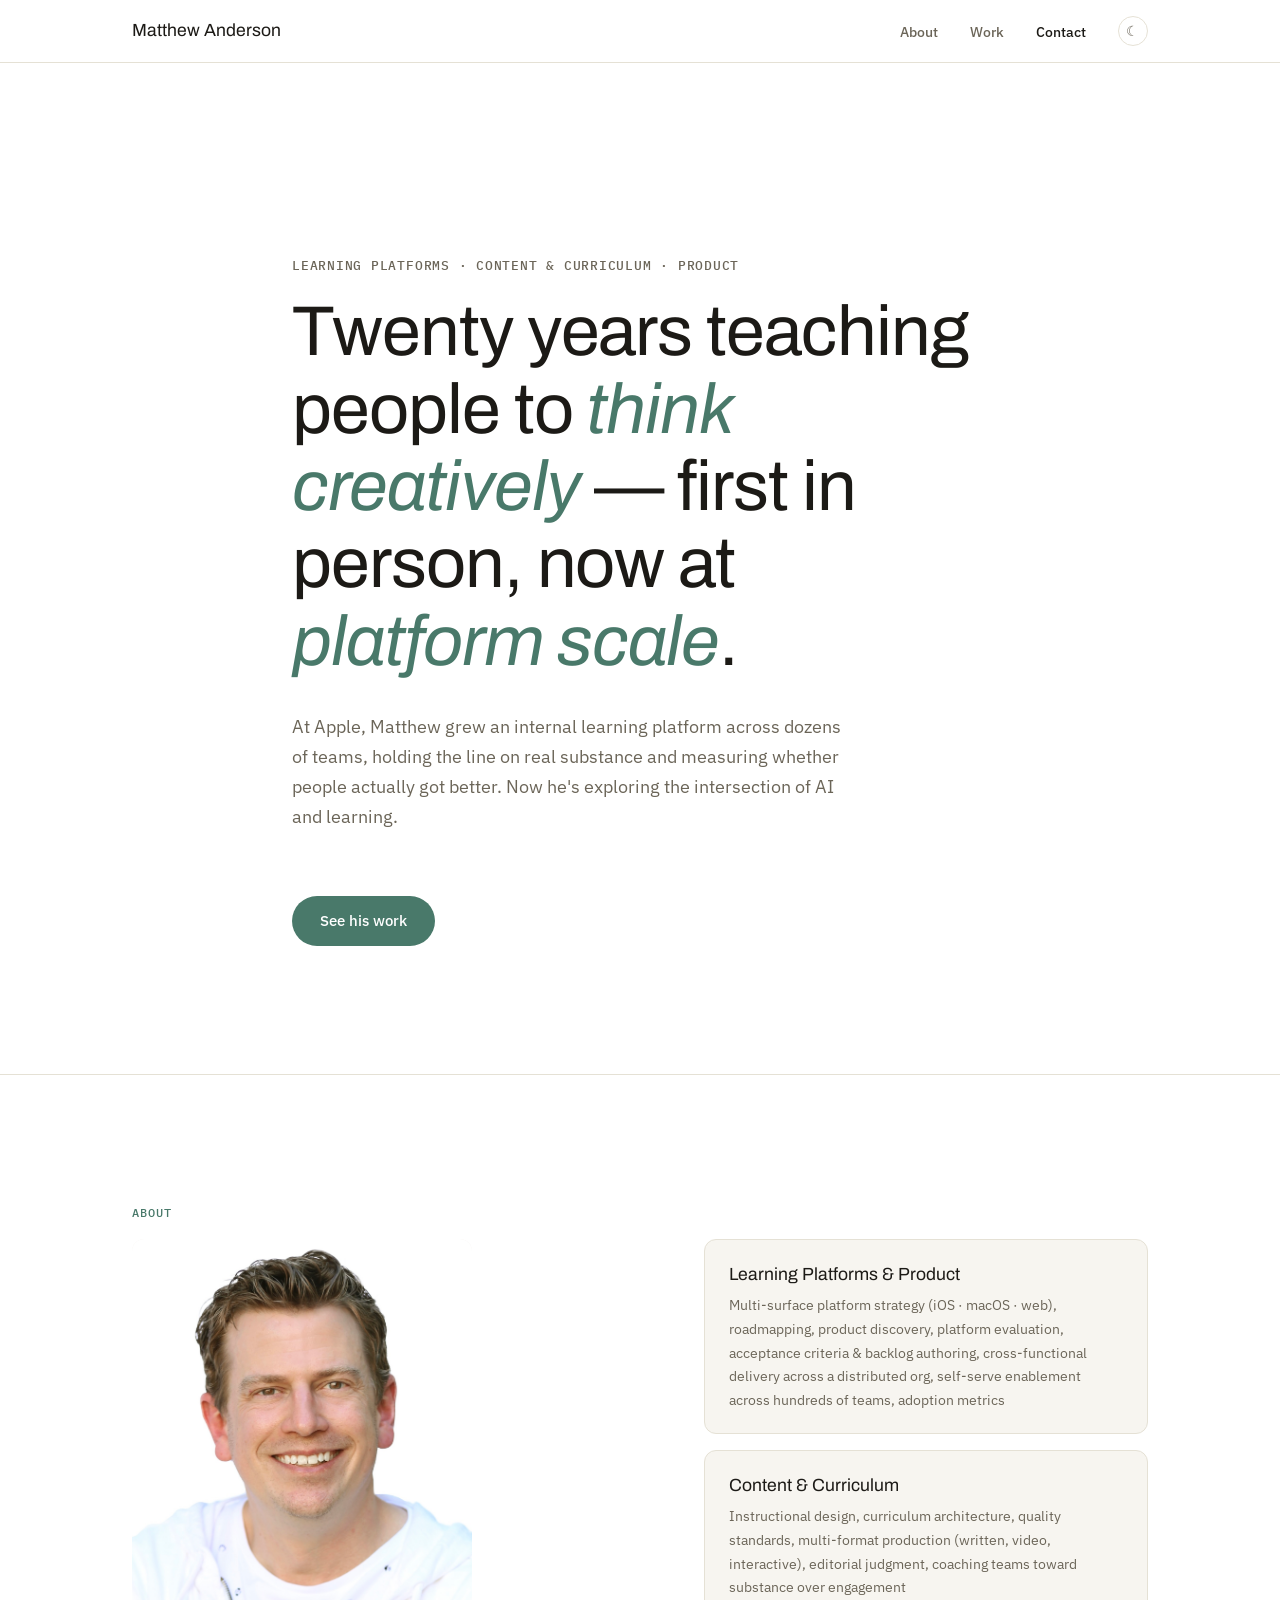
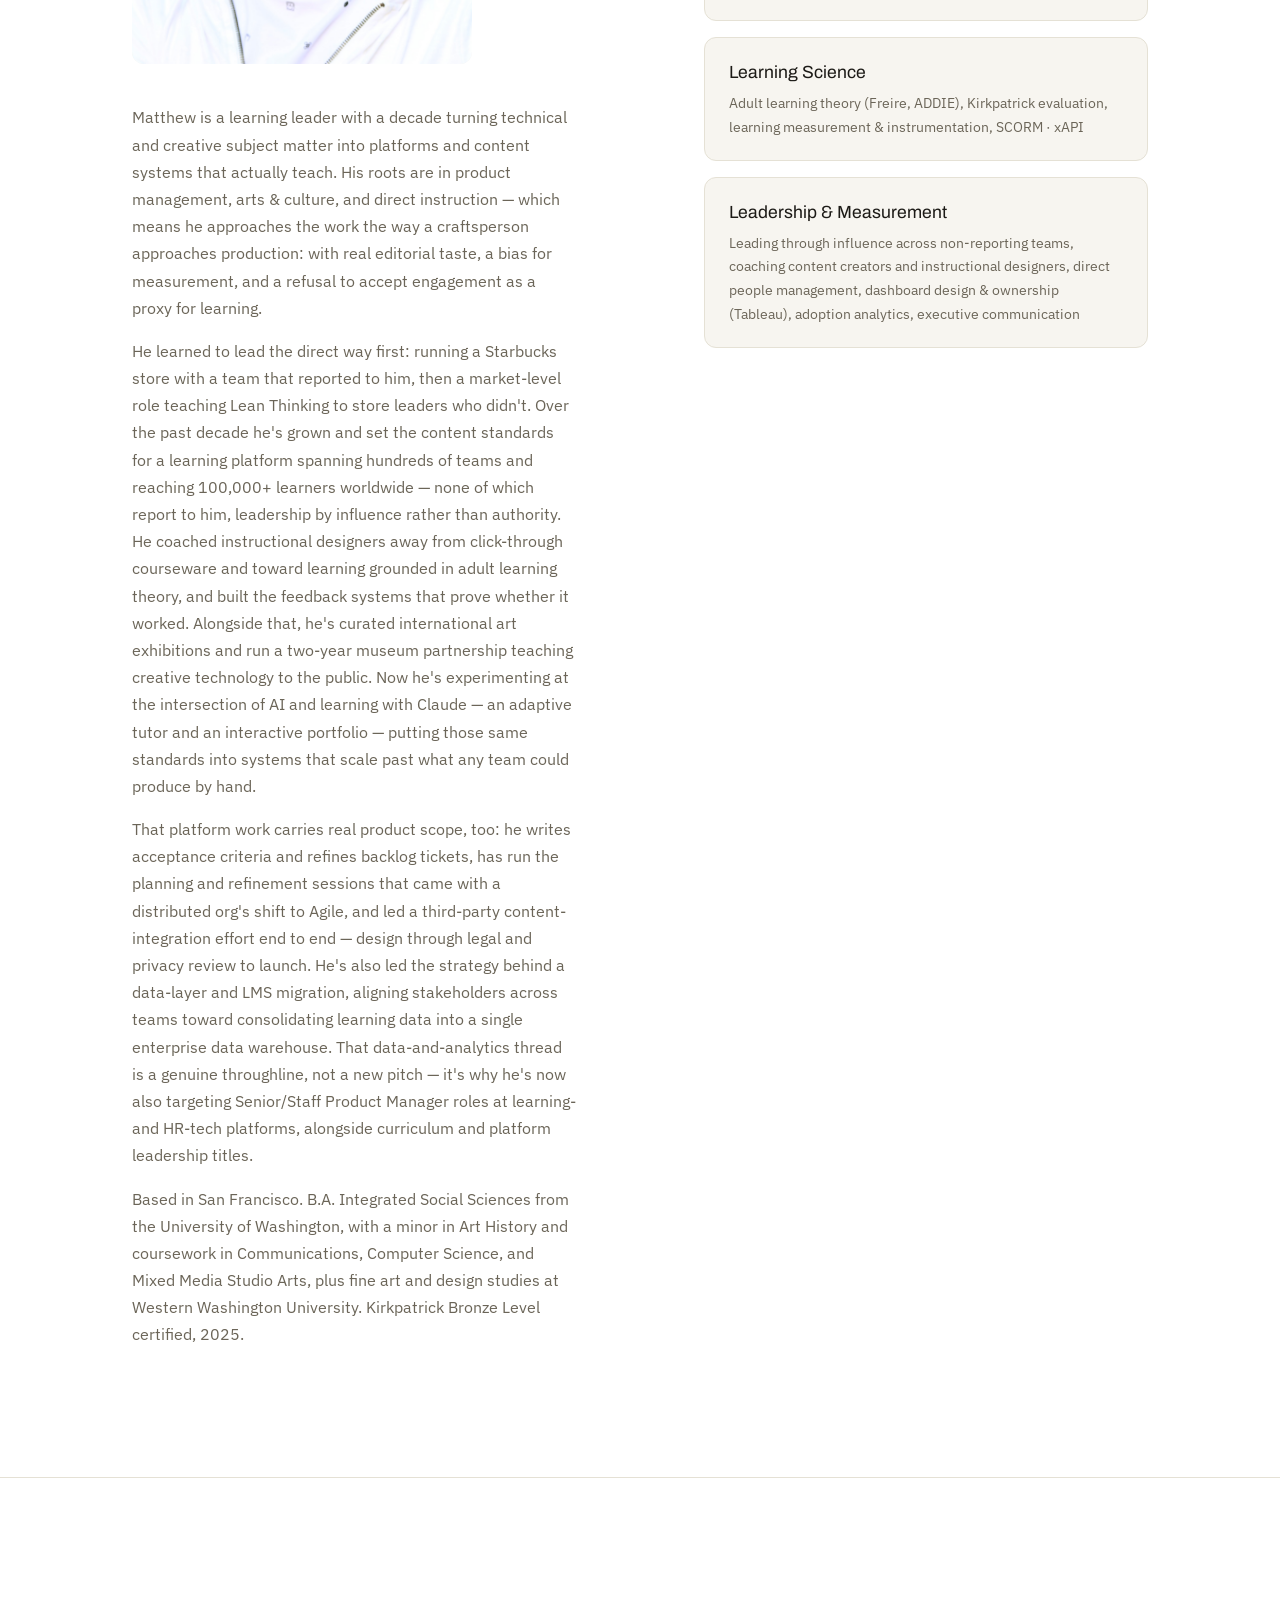
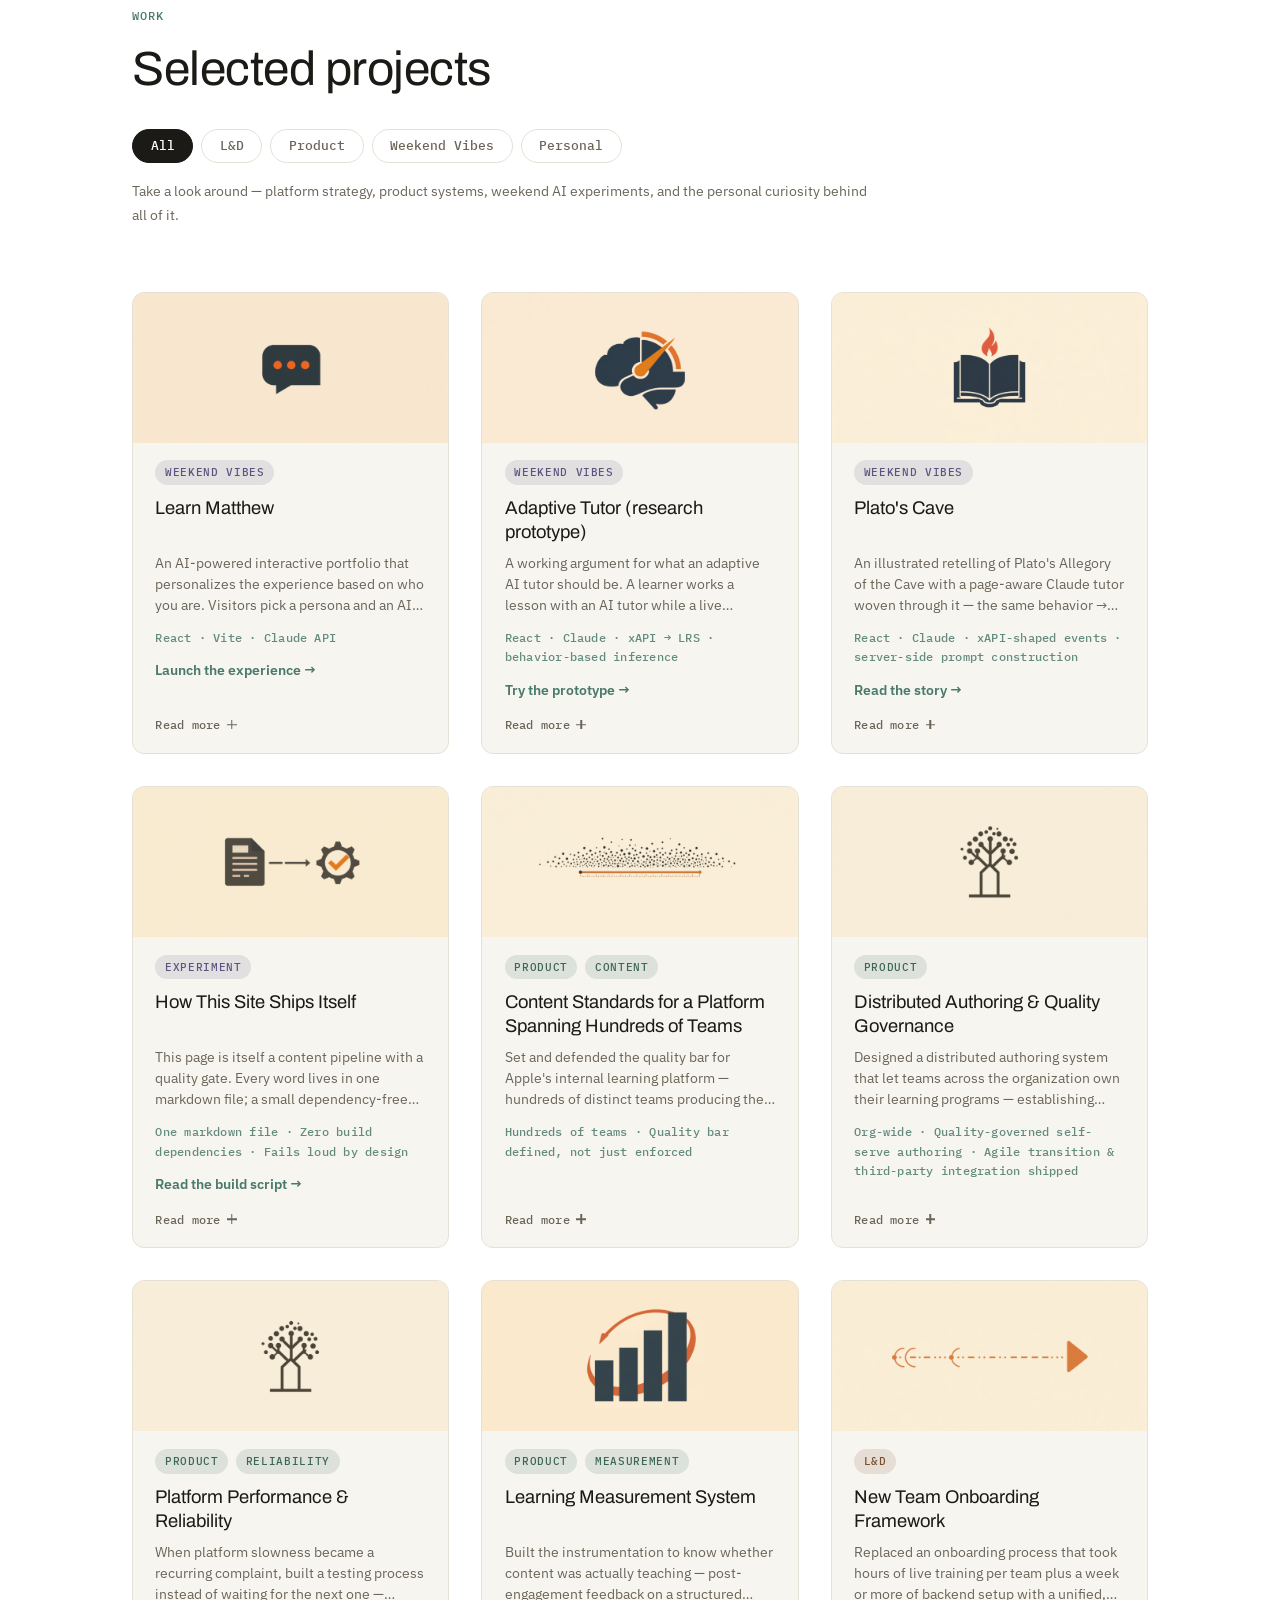
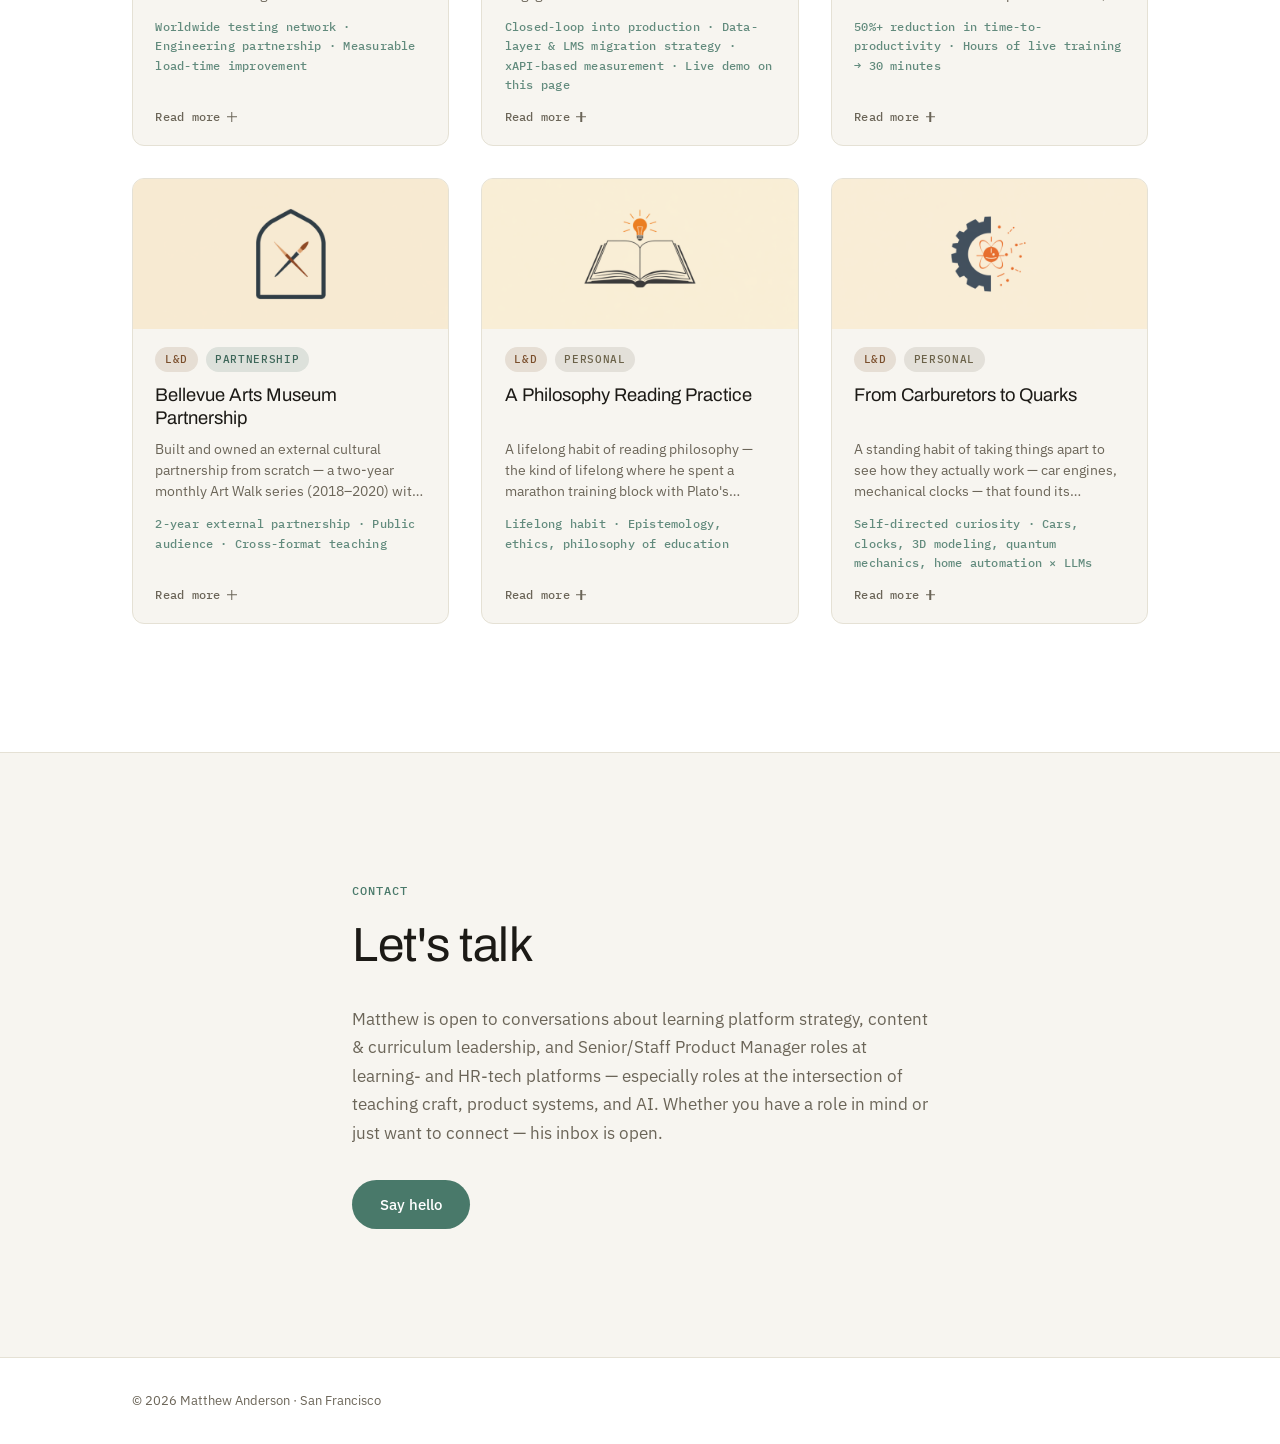
<file: index.html>
<!DOCTYPE html>
<!-- GENERATED FILE — do not edit index.html directly. Edit content.md and the build regenerates this. -->
<html lang="en">
<head>
  <meta charset="UTF-8" />
  <meta name="viewport" content="width=device-width, initial-scale=1.0" />
  <title>Matthew Anderson — Learning Platforms &amp; Content Leader</title>
  <meta name="description" content="Portfolio of Matthew Anderson — a learning leader who builds the platforms, content standards, and AI-native systems that make organizational learning actually work, and measures whether people actually got better." />
  <link rel="preconnect" href="https://fonts.googleapis.com" />
  <link rel="preconnect" href="https://fonts.gstatic.com" crossorigin />
  <link href="https://fonts.googleapis.com/css2?family=Archivo:wght@400;700&family=IBM+Plex+Sans:wght@400;500&family=IBM+Plex+Mono:wght@500;600&display=swap" rel="stylesheet" />
  <link rel="stylesheet" href="css/style.css" />
  <script>
    // Blocking, before first paint — avoids a flash of the wrong theme. Defaults
    // to the visitor's system preference; an explicit toggle choice (saved to
    // localStorage) always overrides it on future visits.
    (function () {
      var saved = localStorage.getItem('theme');
      var wantsLight = saved
        ? saved === 'light'
        : window.matchMedia && window.matchMedia('(prefers-color-scheme: light)').matches;
      if (wantsLight) document.documentElement.setAttribute('data-theme', 'light');
    })();
  </script>
</head>
<body>

  <!-- NAV -->
  <header class="nav-wrapper">
    <nav class="nav container" aria-label="Main navigation">
      <a href="#" class="nav-logo">Matthew Anderson</a>
      <ul class="nav-links" role="list">
        <li><a href="#about">About</a></li>
        <li><a href="#work">Work</a></li>
        <li><a href="#contact">Contact</a></li>
        <li><button type="button" id="theme-toggle" class="theme-toggle" aria-label="Switch to light mode">☀</button></li>
      </ul>
    </nav>
  </header>

  <main>

    <!-- HERO -->
    <section class="hero" aria-labelledby="hero-heading">
      <div class="container hero-inner">
        <p class="hero-eyebrow">Learning Platforms · Content &amp; Curriculum · Product</p>
        <h1 id="hero-heading" class="hero-heading">
          Twenty years teaching people to <em>think creatively</em> — first in person, now at <em>platform scale</em>.
        </h1>
        <p class="hero-sub">
          At Apple, Matthew grew an internal learning platform across dozens of teams, holding the line on real substance and measuring whether people actually got better. Now he's exploring the intersection of AI and learning.
        </p>
        <a href="#work" class="btn">See his work</a>
      </div>
    </section>

    <!-- ABOUT -->
    <section id="about" class="about" aria-labelledby="about-heading">
      <div class="container">
        <div id="about-heading" class="section-label">About</div>
        <div class="about-grid">
          <div class="about-bio">
            <div class="about-photo-wrap">
              <img src="images/headshot.jpg" alt="Matthew Anderson" class="about-photo" />
            </div>
            <p>Matthew is a learning leader with a decade turning technical and creative subject matter into platforms and content systems that actually teach. His roots are in product management, arts &amp; culture, and direct instruction — which means he approaches the work the way a craftsperson approaches production: with real editorial taste, a bias for measurement, and a refusal to accept engagement as a proxy for learning.</p>
            <p>He learned to lead the direct way first: running a Starbucks store with a team that reported to him, then a market-level role teaching Lean Thinking to store leaders who didn't. Over the past decade he's grown and set the content standards for a learning platform spanning hundreds of teams and reaching 100,000+ learners worldwide — none of which report to him, leadership by influence rather than authority. He coached instructional designers away from click-through courseware and toward learning grounded in adult learning theory, and built the feedback systems that prove whether it worked. Alongside that, he's curated international art exhibitions and run a two-year museum partnership teaching creative technology to the public. Now he's experimenting at the intersection of AI and learning with Claude — an adaptive tutor and an interactive portfolio — putting those same standards into systems that scale past what any team could produce by hand.</p>
            <p>That platform work carries real product scope, too: he writes acceptance criteria and refines backlog tickets, has run the planning and refinement sessions that came with a distributed org's shift to Agile, and led a third-party content-integration effort end to end — design through legal and privacy review to launch. He's also led the strategy behind a data-layer and LMS migration, aligning stakeholders across teams toward consolidating learning data into a single enterprise data warehouse. That data-and-analytics thread is a genuine throughline, not a new pitch — it's why he's now also targeting Senior/Staff Product Manager roles at learning- and HR-tech platforms, alongside curriculum and platform leadership titles.</p>
            <p>Based in San Francisco. B.A. Integrated Social Sciences from the University of Washington, with a minor in Art History and coursework in Communications, Computer Science, and Mixed Media Studio Arts, plus fine art and design studies at Western Washington University. Kirkpatrick Bronze Level certified, 2025.</p>
          </div>
          <div class="about-skills">
            <div class="skill-card">
              <h3>Learning Platforms &amp; Product</h3>
              <p>Multi-surface platform strategy (iOS · macOS · web), roadmapping, product discovery, platform evaluation, acceptance criteria &amp; backlog authoring, cross-functional delivery across a distributed org, self-serve enablement across hundreds of teams, adoption metrics</p>
            </div>
            <div class="skill-card">
              <h3>Content &amp; Curriculum</h3>
              <p>Instructional design, curriculum architecture, quality standards, multi-format production (written, video, interactive), editorial judgment, coaching teams toward substance over engagement</p>
            </div>
            <div class="skill-card">
              <h3>Learning Science</h3>
              <p>Adult learning theory (Freire, ADDIE), Kirkpatrick evaluation, learning measurement &amp; instrumentation, SCORM · xAPI</p>
            </div>
            <div class="skill-card">
              <h3>Leadership &amp; Measurement</h3>
              <p>Leading through influence across non-reporting teams, coaching content creators and instructional designers, direct people management, dashboard design &amp; ownership (Tableau), adoption analytics, executive communication</p>
            </div>
          </div>
        </div>
      </div>
    </section>

    <!-- WORK -->
    <section id="work" class="work" aria-labelledby="work-heading">
      <div class="container">
        <div class="section-label">Work</div>
        <h2 id="work-heading" class="section-heading">Selected projects</h2>

        <div class="work-filters" role="tablist" aria-label="Filter projects by category">
          <button class="filter-btn active" role="tab" aria-selected="true" data-filter="all" data-blurb="Take a look around — platform strategy, product systems, weekend AI experiments, and the personal curiosity behind all of it.">All</button>
          <button class="filter-btn" role="tab" aria-selected="false" data-filter="ld" data-blurb="Programs built to teach real people — onboarding systems, community partnerships, and hands-on public education.">L&amp;D</button>
          <button class="filter-btn" role="tab" aria-selected="false" data-filter="product" data-blurb="The systems behind the platform — quality standards, distributed authoring, the data strategy underneath it, and the measurement that proves it's working.">Product</button>
          <button class="filter-btn" role="tab" aria-selected="false" data-filter="experiments" data-blurb="Vibe coding on the weekend with Claude — an adaptive tutor, an AI-guided portfolio, an illustrated philosophy lesson, and the pipeline that ships this very site.">Weekend Vibes</button>
          <button class="filter-btn" role="tab" aria-selected="false" data-filter="personal" data-blurb="Philosophy reading, mechanical curiosity, and the questions Matthew chases on his own time — no professional agenda required.">Personal</button>
        </div>

        <p class="work-filter-blurb" id="work-filter-blurb" aria-live="polite">Take a look around — platform strategy, product systems, weekend AI experiments, and the personal curiosity behind all of it.</p>

        <div class="work-grid" id="work-grid">

          <article class="project-card" data-category="experiments">
            <div class="project-thumb" aria-hidden="true"><img src="images/learn-matthew.png" alt="" /></div>
            <div class="project-info">
              <div class="project-tags">
                <span class="tag tag--experiments">Weekend Vibes</span>
              </div>
              <h3 class="project-title">Learn Matthew</h3>
              <p class="project-desc">An AI-powered interactive portfolio that personalizes the experience based on who you are. Visitors pick a persona and an AI guide walks them through his work — revealing content modules through conversation, not a fixed page layout.</p>
              <span class="project-stat">React · Vite · Claude API</span>
                <a class="project-link" href="https://learn-matthew-ai.vercel.app" target="_blank" rel="noopener noreferrer">Launch the experience →</a>
              <button class="project-toggle" type="button" aria-haspopup="dialog">
                <span class="project-toggle-label">Read more</span>
                <span class="project-toggle-icon" aria-hidden="true"></span>
              </button>
              <div class="project-more" hidden>
                <p>Built as an argument, not just a demo: that personalization doesn't require harvesting personal data. Visitors choose a persona and a Claude-powered guide adapts tone and depth accordingly, while every interaction is logged as anonymous xAPI statements — the same measurement discipline he brings to L&amp;D, pointed at his own portfolio this time. React front end, a serverless API streaming Claude responses, Claude as production partner throughout.</p>
                <a class="project-link" href="https://learn-matthew-ai.vercel.app" target="_blank" rel="noopener noreferrer">Launch the experience →</a>
              </div>
            </div>
          </article>

          <article class="project-card" data-category="experiments">
            <div class="project-thumb" aria-hidden="true"><img src="images/adaptive-tutor.png" alt="" /></div>
            <div class="project-info">
              <div class="project-tags">
                <span class="tag tag--experiments">Weekend Vibes</span>
              </div>
              <h3 class="project-title">Adaptive Tutor (research prototype)</h3>
              <p class="project-desc">A working argument for what an adaptive AI tutor should be. A learner works a lesson with an AI tutor while a live inspector shows the whole pipeline — behavior → xAPI → inferred state → adaptation — with every inference shown honestly, including its confidence (capped below 100% on purpose) and what drove it. The learner can see, contest, and override what the system infers.</p>
              <span class="project-stat">React · Claude · xAPI → LRS · behavior-based inference</span>
                <a class="project-link" href="https://adaptive-tutor-ruddy.vercel.app" target="_blank" rel="noopener noreferrer">Try the prototype →</a>
              <button class="project-toggle" type="button" aria-haspopup="dialog">
                <span class="project-toggle-label">Read more</span>
                <span class="project-toggle-icon" aria-hidden="true"></span>
              </button>
              <div class="project-more" hidden>
                <p>The core design bet: an adaptive system should never assert more confidence than its evidence supports, and the learner should always be able to see and challenge its reasoning. The live inspector shows the exact behavioral signals — pacing, hesitation, review patterns — that produced each inferred state, before any adaptation happens. Built solo with Claude as production partner across the full stack: React front end, an xAPI event pipeline into a Learning Record Store, and an inference layer translating raw behavior into pedagogical decisions.</p>
                <p>Building the prototype opened onto a bigger thesis: most "adaptive" tutors reset with every session. The interesting problem, especially for corporate L&amp;D, is a <strong>persistent adaptive tutor</strong> — a learner-tutor relationship that builds a profile over time instead of starting cold each time someone opens it. That thesis split into three research threads he's kept developing past the prototype itself.</p>
                <p><strong>Thread A — Persistent Adaptive Tutor.</strong> Cognitive load is the easier half to infer: pacing, error rates, time-to-completion, how often someone asks for clarification. The harder half is behavioral and contextual — when a person learns best, whether they need a concrete example before an abstraction or the reverse, whether they thrive on productive struggle or get frustrated by it. That's the same territory Josh Bersin's Dynamic Enablement model points at, and it's where a persistent profile actually earns its keep.</p>
                <p><strong>Thread B — Privacy-Preserving Adaptive Tutoring.</strong> Enterprise data-minimization policy is a real design constraint, not a footnote: a tutor built for a corporate context has to infer learning style and cognitive load from implicit behavioral signals, with minimal explicit data collection. Most of the literature treats privacy and personalization as a trade-off to be balanced — he'd argue that's a genuine research gap, not a settled question. The technical path runs through federated learning (FedProx has shown gains over FedAvg specifically on heterogeneous student data), differential privacy, on-device data locality, and explainability techniques that keep the inference auditable instead of opaque.</p>
                <p><strong>Thread C — Intent-Aware Learning Design.</strong> Not every question deserves the same kind of answer. Sometimes a learner needs a fast, direct answer to finish a task under deadline pressure; sometimes what they actually need is for the knowledge to stick. The system distinguishes a direct-answer mode from a retrieval-practice mode, and flags when a pattern of repeated quick-answer requests might itself be the signal that deeper learning — not just task completion — is what's needed.</p>
                <p>Supporting research runs alongside all three threads: NSF-funded work out of AI-ALOE at Georgia Tech, RCT evidence that AI tutoring can outperform traditional instruction in some studies, and federated learning as the concrete technical path for the privacy-preserving angle.</p>
                <a class="project-link" href="https://adaptive-tutor-ruddy.vercel.app" target="_blank" rel="noopener noreferrer">Try the prototype →</a>
              </div>
            </div>
          </article>

          <article class="project-card" data-category="experiments">
            <div class="project-thumb" aria-hidden="true"><img src="images/plato-cave-tutor.png" alt="" /></div>
            <div class="project-info">
              <div class="project-tags">
                <span class="tag tag--experiments">Weekend Vibes</span>
              </div>
              <h3 class="project-title">Plato's Cave</h3>
              <p class="project-desc">An illustrated retelling of Plato's Allegory of the Cave with a page-aware Claude tutor woven through it — the same behavior → xAPI → inference → adaptation loop as the Adaptive Tutor prototype, applied to an actual philosophy lesson instead of a research demo.</p>
              <span class="project-stat">React · Claude · xAPI-shaped events · server-side prompt construction</span>
                <a class="project-link" href="https://plato-cave-tutor.vercel.app" target="_blank" rel="noopener noreferrer">Read the story →</a>
              <button class="project-toggle" type="button" aria-haspopup="dialog">
                <span class="project-toggle-label">Read more</span>
                <span class="project-toggle-icon" aria-hidden="true"></span>
              </button>
              <div class="project-more" hidden>
                <p>Where the Adaptive Tutor prototype proved the architecture, this is the architecture put to real content: ten illustrated pages, in-story prompts, and a discussion phase that evaluates the learner's own reading against a rubric — not a quiz, a Socratic companion. The system prompt is built server-side from the learner's page, mode, and intent rather than trusting the client with free-form prompt text, so the tutor endpoint can only ever produce this lesson, nothing else.</p>
                <a class="project-link" href="https://plato-cave-tutor.vercel.app" target="_blank" rel="noopener noreferrer">Read the story →</a>
              </div>
            </div>
          </article>

          <article class="project-card" data-category="experiments">
            <div class="project-thumb" aria-hidden="true"><img src="images/site-pipeline.png" alt="" /></div>
            <div class="project-info">
              <div class="project-tags">
                <span class="tag tag--experiments">Experiment</span>
              </div>
              <h3 class="project-title">How This Site Ships Itself</h3>
              <p class="project-desc">This page is itself a content pipeline with a quality gate. Every word lives in one markdown file; a small dependency-free Node script builds it into the page and refuses to ship if anything's broken — it lists the exact unfilled tokens and exits, instead of failing silently.</p>
              <span class="project-stat">One markdown file · Zero build dependencies · Fails loud by design</span>
                <a class="project-link" href="https://github.com/bebaboba/learn-matthew/blob/main/build.js" target="_blank" rel="noopener noreferrer">Read the build script →</a>
              <button class="project-toggle" type="button" aria-haspopup="dialog">
                <span class="project-toggle-label">Read more</span>
                <span class="project-toggle-icon" aria-hidden="true"></span>
              </button>
              <div class="project-more" hidden>
                <p>All of the copy here lives in a single file, content.md, in a tiny key:value format anyone could edit. A build script — plain Node, built-in modules only, zero npm packages — parses it and fills a template to produce the page, and the generated HTML is never touched by hand. A GitHub Action rebuilds it on every push that changes the content, template, or script, so the source and the live site can't drift apart. Editing the site is editing markdown.</p>
                <p>The design decision that matters most is the failure mode. After the build fills the template, it scans the output for any token it failed to replace — the fingerprint of a typo in the content or the template — and if it finds one, it prints the exact list and refuses to build. That was the deliberate middle path: not a heavyweight CMS, not a "just don't typo it" honor system, but a lightweight pipeline with a loud quality gate. It's the same instinct as the content standards and measurement systems elsewhere on this page, scaled down to a personal site — if content is going to be edited safely, by other people or by future Matthew, the system has to catch mistakes before readers do.</p>
                <a class="project-link" href="https://github.com/bebaboba/learn-matthew/blob/main/build.js" target="_blank" rel="noopener noreferrer">Read the build script →</a>
              </div>
            </div>
          </article>

          <article class="project-card" data-category="product">
            <div class="project-thumb" aria-hidden="true"><img src="images/learning-platform.png" alt="" /></div>
            <div class="project-info">
              <div class="project-tags">
                <span class="tag tag--product">Product</span>
                <span class="tag tag--product">Content</span>
              </div>
              <h3 class="project-title">Content Standards for a Platform Spanning Hundreds of Teams</h3>
              <p class="project-desc">Set and defended the quality bar for Apple's internal learning platform — hundreds of distinct teams producing their own learning. Defined what "great" meant precisely enough that teams could hit it without him in the room, and coached instructional designers away from click-through, compliance-style courseware toward learning grounded in adult learning theory.</p>
              <span class="project-stat">Hundreds of teams · Quality bar defined, not just enforced</span>
              <button class="project-toggle" type="button" aria-haspopup="dialog">
                <span class="project-toggle-label">Read more</span>
                <span class="project-toggle-icon" aria-hidden="true"></span>
              </button>
              <div class="project-more" hidden>
                <p>The standard wasn't a style guide — it was a small set of testable questions any team could ask before publishing, like whether the content respects the learner's time and whether anyone could actually measure if it worked. Teams that could answer those honestly got out of his way; teams that couldn't got coaching, not a rejection. That's the difference between governing quality and just gatekeeping it.</p>
                <p>Some of that coaching went past editorial notes and into the tools themselves — a multi-session training series he ran taught instructional designers custom CSS and HTML so they could shape content design directly, not just prose. It's the kind of feedback that earned him a reputation for pursuing "product excellence without overcomplicating user flows," and for giving notes — fearlessly, by one colleague's account — that made the work better even when they weren't easy to hear.</p>
              </div>
            </div>
          </article>

          <article class="project-card" data-category="product">
            <div class="project-thumb" aria-hidden="true"><img src="images/authoring-model.png" alt="" /></div>
            <div class="project-info">
              <div class="project-tags">
                <span class="tag tag--product">Product</span>
              </div>
              <h3 class="project-title">Distributed Authoring &amp; Quality Governance</h3>
              <p class="project-desc">Designed a distributed authoring system that let teams across the organization own their learning programs — establishing content standards, editorial review, and instructional guardrails so self-service scale didn't come at the cost of learning integrity. Speed without quality isn't adoption; it's clutter.</p>
              <span class="project-stat">Org-wide · Quality-governed self-serve authoring · Agile transition &amp; third-party integration shipped</span>
              <button class="project-toggle" type="button" aria-haspopup="dialog">
                <span class="project-toggle-label">Read more</span>
                <span class="project-toggle-icon" aria-hidden="true"></span>
              </button>
              <div class="project-more" hidden>
                <p>Self-serve only works if "good enough to publish" means the same thing to everyone doing the publishing. The system paired lightweight editorial review with clear authoring guardrails so teams could move at their own pace without the platform turning into a pile of unreviewed content. The goal was never to slow teams down — it was to make the fast path and the good path the same path.</p>
                <p>Some of that governance work meant translating messier real-world process into the standard, too — writing acceptance criteria and refining backlog tickets, and running the refinement and planning sessions that came with the platform team's shift to Agile, including the forming-storming-norming arc that shift brought to a distributed org. He also led a third-party content-integration effort end to end — design through legal and privacy review to launch — proving the governance model held up against an external platform, not just internally authored content.</p>
              </div>
            </div>
          </article>

          <article class="project-card" data-category="product">
            <div class="project-thumb" aria-hidden="true"><img src="images/authoring-model.png" alt="" /></div>
            <div class="project-info">
              <div class="project-tags">
                <span class="tag tag--product">Product</span>
                <span class="tag tag--product">Reliability</span>
              </div>
              <h3 class="project-title">Platform Performance &amp; Reliability</h3>
              <p class="project-desc">When platform slowness became a recurring complaint, built a testing process instead of waiting for the next one — assembling a worldwide network of testers and partnering directly with the engineering team to benchmark and prioritize fixes. The result was measurable: load times improved and user-reported slowness dropped.</p>
              <span class="project-stat">Worldwide testing network · Engineering partnership · Measurable load-time improvement</span>
              <button class="project-toggle" type="button" aria-haspopup="dialog">
                <span class="project-toggle-label">Read more</span>
                <span class="project-toggle-icon" aria-hidden="true"></span>
              </button>
              <div class="project-more" hidden>
                <p>The instinct here was the same one behind the content standards and measurement work elsewhere on this page — don't just react to a problem, build the system that catches the next one. He recruited testers across regions to capture real-world performance data, then worked directly with engineering to turn that data into a justified case for where to spend fix effort. The process outlived the initial fire drill, too: it became a recurring practice, run again in later cycles to keep pace as the platform kept growing.</p>
              </div>
            </div>
          </article>

          <article class="project-card" data-category="product">
            <div class="project-thumb" aria-hidden="true"><img src="images/learning-data.png" alt="" /></div>
            <div class="project-info">
              <div class="project-tags">
                <span class="tag tag--product">Product</span>
                <span class="tag tag--product">Measurement</span>
              </div>
              <h3 class="project-title">Learning Measurement System</h3>
              <p class="project-desc">Built the instrumentation to know whether content was actually teaching — post-engagement feedback on a structured cadence, aggregated into a dashboard alongside adoption and support signals — and closed the loop by feeding results back into what got made next. Measurement that changed the content, not decoration on top of it. Later led the strategy behind a data-layer and LMS migration toward a single enterprise data warehouse for learning data.</p>
              <span class="project-stat">Closed-loop into production · Data-layer &amp; LMS migration strategy · xAPI-based measurement · Live demo on this page</span>
              <button class="project-toggle" type="button" aria-haspopup="dialog">
                <span class="project-toggle-label">Read more</span>
                <span class="project-toggle-icon" aria-hidden="true"></span>
              </button>
              <div class="project-more" hidden>
                <p>The dashboard itself was never the point — the loop was. Feedback rolled up alongside adoption and support signals on a regular cadence, then went back to the teams that made the content and into what got built next. Content that scored well on completion but poorly on "did this actually help" was a signal to redesign, not a metric to celebrate.</p>
                <p>That same instinct scaled up into a bigger initiative: leading the strategy behind a data-layer and LMS migration, aligning stakeholders across teams toward consolidating learning data into a single enterprise data warehouse. A colleague later credited a set of his slides with "effectively communicating the vision of consolidating learning data" org-wide — the same measurement discipline, aimed at the data layer itself rather than just the dashboard on top of it. That migration also had to hold up under real privacy constraints, not just functional ones — building data handling that stayed compliant across regulated international markets from the start, rather than retrofitting compliance in later. He's brought that same research-through-delivery approach to a manager-facing dashboard, owning it end to end, and to UX research that directly shaped a shipped platform capability for tracking skills and proficiency levels.</p>
                <p>That same measurement discipline is what this site demonstrates in miniature. Every visitor interaction here is logged as anonymous xAPI statements to a live Learning Record Store and read back onto the page in the Live insights section below — the same feedback loop, small enough to watch run in real time.</p>
              </div>
            </div>
          </article>

          <article class="project-card" data-category="ld">
            <div class="project-thumb" aria-hidden="true"><img src="images/onboarding-framework.png" alt="" /></div>
            <div class="project-info">
              <div class="project-tags">
                <span class="tag tag--ld">L&amp;D</span>
              </div>
              <h3 class="project-title">New Team Onboarding Framework</h3>
              <p class="project-desc">Replaced an onboarding process that took hours of live training per team plus a week or more of backend setup with a unified, self-serve experience — driving a 50%+ reduction in time-to-productivity for newly onboarded teams across the platform.</p>
              <span class="project-stat">50%+ reduction in time-to-productivity · Hours of live training → 30 minutes</span>
              <button class="project-toggle" type="button" aria-haspopup="dialog">
                <span class="project-toggle-label">Read more</span>
                <span class="project-toggle-icon" aria-hidden="true"></span>
              </button>
              <div class="project-more" hidden>
                <p>The old process was white-glove by brute force: several hours of live, one-on-one training walking each new provider through the system, while the backend onboarding ran at least a week in parallel. The replacement made the entire path self-service, anchored to weekly office hours, with a single 30-minute one-to-one preserved for each new team — the white-glove touch kept where it earns its keep, not spread across the whole process.</p>
                <p>The other deliberate move: from day one, new teams are pointed at each other and at the more experienced members of the community, so the platform team stopped being the only place answers lived. Front-loading the standards and platform mechanics meant teams spent their early weeks building content, not discovering the system by trial and error.</p>
              </div>
            </div>
          </article>

          <article class="project-card" data-category="ld">
            <div class="project-thumb" aria-hidden="true"><img src="images/market-training.png" alt="" /></div>
            <div class="project-info">
              <div class="project-tags">
                <span class="tag tag--ld">L&amp;D</span>
                <span class="tag tag--product">Partnership</span>
              </div>
              <h3 class="project-title">Bellevue Arts Museum Partnership</h3>
              <p class="project-desc">Built and owned an external cultural partnership from scratch — a two-year monthly Art Walk series (2018–2020) with the Bellevue Arts Museum. Planned each session and led public groups who drew, sketched, and photographed the collection using Apple technology, translating technical skills into creative practice for a general audience. New audiences for the museum, hands-on creative learning for participants, ended only by COVID.</p>
              <span class="project-stat">2-year external partnership · Public audience · Cross-format teaching</span>
              <button class="project-toggle" type="button" aria-haspopup="dialog">
                <span class="project-toggle-label">Read more</span>
                <span class="project-toggle-icon" aria-hidden="true"></span>
              </button>
              <div class="project-more" hidden>
                <p>What started as a one-off session turned into two years of monthly programming because the format worked — give people real tools and real art, get out of the way, and let looking closely turn into making something. It's the same instinct behind everything else on this page — the best teaching moments are the ones where the "teacher" mostly sets up the conditions and steps back.</p>
              </div>
            </div>
          </article>

          <article class="project-card" data-category="personal">
            <div class="project-thumb" aria-hidden="true"><img src="images/consolidation.png" alt="" /></div>
            <div class="project-info">
              <div class="project-tags">
                <span class="tag tag--ld">L&amp;D</span>
                <span class="tag tag--personal">Personal</span>
              </div>
              <h3 class="project-title">A Philosophy Reading Practice</h3>
              <p class="project-desc">A lifelong habit of reading philosophy — the kind of lifelong where he spent a marathon training block with Plato's Republic in his ears. Epistemology, ethics, philosophy of education: not for credential, but because it's the actual root of how he thinks about teaching. Freire's line between education as the practice of freedom and the "banking model" that deposits information into passive recipients isn't classroom theory he picked up for a job; it's what he reaches for on his own time, unassigned.</p>
              <span class="project-stat">Lifelong habit · Epistemology, ethics, philosophy of education</span>
              <button class="project-toggle" type="button" aria-haspopup="dialog">
                <span class="project-toggle-label">Read more</span>
                <span class="project-toggle-icon" aria-hidden="true"></span>
              </button>
              <div class="project-more" hidden>
                <p>Epistemology in particular — the question of how we actually know something, versus how we merely feel confident about it — turns out to be the same question underneath most of his measurement work. A completion rate tells you someone finished; it doesn't tell you they understood. The marathon detail is the tell here: nobody assigns the Republic to a training plan. Reading philosophy for its own sake, with no professional agenda, is what keeps that distinction sharp instead of theoretical.</p>
                <p>That reading habit showed up at work too: he led Apple's worldwide rollout of training on the philosophical considerations of AI, built to be accessible to every employee rather than gated behind technical teams — the rare case where the unassigned reading turned out to be exactly the preparation the job needed.</p>
              </div>
            </div>
          </article>

          <article class="project-card" data-category="personal">
            <div class="project-thumb" aria-hidden="true"><img src="images/certification.png" alt="" /></div>
            <div class="project-info">
              <div class="project-tags">
                <span class="tag tag--ld">L&amp;D</span>
                <span class="tag tag--personal">Personal</span>
              </div>
              <h3 class="project-title">From Carburetors to Quarks</h3>
              <p class="project-desc">A standing habit of taking things apart to see how they actually work — car engines, mechanical clocks — that found its steepest test yet in quantum mechanics during the pandemic. Same itch, different scale. Lately it runs the other direction too: 3D-modeling his own prints, and watching home automation start to absorb LLMs.</p>
              <span class="project-stat">Self-directed curiosity · Cars, clocks, 3D modeling, quantum mechanics, home automation × LLMs</span>
              <button class="project-toggle" type="button" aria-haspopup="dialog">
                <span class="project-toggle-label">Read more</span>
                <span class="project-toggle-icon" aria-hidden="true"></span>
              </button>
              <div class="project-more" hidden>
                <p>The pull was never really about physics specifically — it's wanting to know how the thing in front of him works, whether that's a combustion engine, a watch movement, or one of his own 3D prints warping off the bed until he figures out why. Quantum mechanics was just the hardest version of that same question, and the best test case yet for explaining something genuinely hard well.</p>
                <p>What kept him in it was watching great science communicators solve the exact problem he solves for a living: making complex ideas stick. His favorites — <a href="https://www.youtube.com/c/pbsspacetime" target="_blank" rel="noopener noreferrer">Space Time</a>, <a href="https://www.youtube.com/channel/UCsXVk37bltHxD1rDPwtNM8Q" target="_blank" rel="noopener noreferrer">Kurzgesagt</a>, and <a href="https://www.youtube.com/@ScienceClicEN" target="_blank" rel="noopener noreferrer">ScienceClic</a> — all lean on the same trick: ground the physics in the history of how the thinking evolved, and keep the confusion and awe in instead of editing it out.</p>
                <p>The pattern he keeps noticing across the channels he returns to: they don't sand the confusion out of the story. They show you the specific historical moment where people were genuinely stuck, let you feel the size of the problem, and only then hand you the resolution. Understanding sticks better once you've felt the weight of the question it's answering — the same argument he'd make for teaching almost anything else, not just physics.</p>
                <p>The newest version of the itch is home automation, right at the point where it's starting to absorb LLMs. A house that used to run on if-this-then-that rules is starting to run on models that reason about what you probably want, and he's tinkering with that shift at home — the first hobby that's converged with what he does for a living.</p>
              </div>
            </div>
          </article>

        </div>
      </div>
    </section>

    <!-- INSIGHTS -->
    <section id="insights-section" class="insights-section" aria-labelledby="insights-heading">
      <div class="container">
        <div class="section-label">Live insights</div>
        <h2 id="insights-heading" class="section-heading">This page runs on xAPI</h2>
        <p class="insights-intro">
          Every interaction here is recorded as anonymous xAPI statements to a Learning Record Store, then read back and shown below — a working demonstration of the measurement discipline he brings to content: instrument it, and let the data change what you build next. No personal data is collected; just anonymous, aggregate signals.
        </p>
        <div id="insights" class="insights" aria-live="polite"></div>
        <p class="insights-caption">Powered by xAPI · anonymous, aggregate data only · refreshes live</p>

        <div class="course-feedback-label">Course feedback</div>
        <p class="insights-intro course-feedback-intro">Same discipline, pointed at the AI projects themselves. Adaptive Tutor and Plato's Cave both report anonymous behavioral signals back here — which parts of the lesson people breeze through, and which ones generate the most hints, retries, or questions. Closing the loop on his own content, not just other people's.</p>
        <div id="course-feedback" class="course-feedback" aria-live="polite"></div>
      </div>
    </section>

    <!-- CONTACT -->
    <section id="contact" class="contact" aria-labelledby="contact-heading">
      <div class="container contact-inner">
        <div class="section-label">Contact</div>
        <h2 id="contact-heading" class="section-heading">Let's talk</h2>
        <p class="contact-sub">
          Matthew is open to conversations about learning platform strategy, content &amp; curriculum leadership, and Senior/Staff Product Manager roles at learning- and HR-tech platforms — especially roles at the intersection of teaching craft, product systems, and AI. Whether you have a role in mind or just want to connect — his inbox is open.
        </p>
        <a href="mailto:matthewsfo@gmail.com" class="btn">Say hello</a>
      </div>
    </section>

  </main>

  <footer class="footer">
    <div class="container">
      <p>© <span id="year"></span> Matthew Anderson · San Francisco</p>
    </div>
  </footer>

  <!-- Work card detail overlay -->
  <div class="project-overlay" id="project-overlay" hidden>
    <div class="project-overlay-backdrop" data-overlay-close></div>
    <div class="project-overlay-panel" role="dialog" aria-modal="true" aria-labelledby="overlay-title">
      <button class="project-overlay-close" type="button" aria-label="Close" data-overlay-close>&times;</button>
      <div class="project-overlay-tags" id="overlay-tags"></div>
      <h3 class="project-overlay-title" id="overlay-title"></h3>
      <div class="project-overlay-body" id="overlay-body"></div>
    </div>
  </div>

  <script src="js/main.js"></script>
  <script src="js/track.js"></script>
  <script src="js/insights.js"></script>
  <script src="js/course-feedback.js"></script>
</body>
</html>
</file>
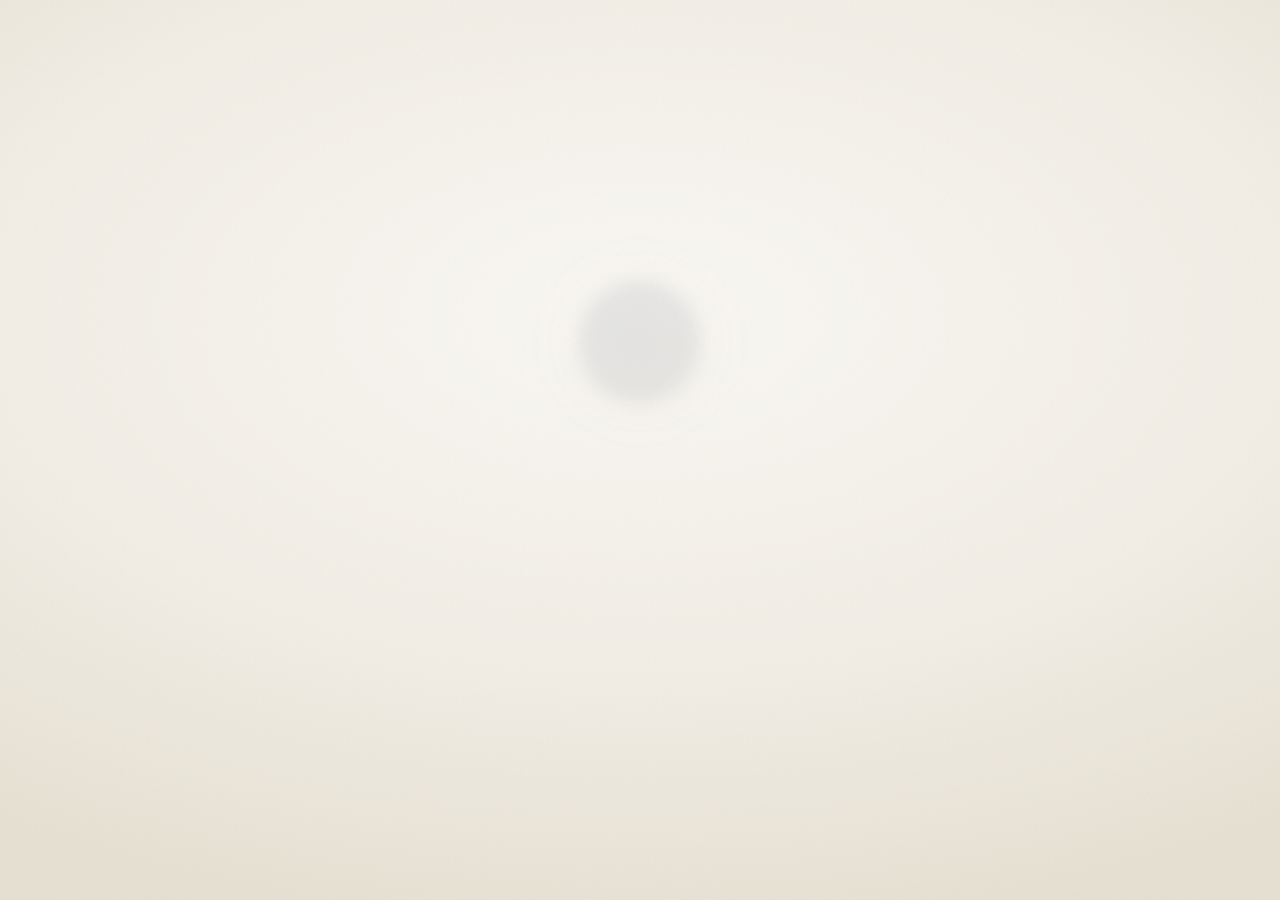
<file: the-room.html>
<!DOCTYPE html>
<html lang="en">
<head>
<meta charset="UTF-8" />
<meta name="viewport" content="width=device-width, initial-scale=1.0" />
<title>The Room</title>
<link rel="preconnect" href="https://fonts.googleapis.com">
<link rel="preconnect" href="https://fonts.gstatic.com" crossorigin>
<link href="https://fonts.googleapis.com/css2?family=Cormorant+Garamond:ital,wght@0,300;0,400;1,300&family=Inter+Tight:wght@200;300;400&display=swap" rel="stylesheet">
<style>
  :root {
    --room-light: #fbf9f5;
    --room-mid:   #f4f0e8;
    --room-deep:  #e8e2d4;
    --shadow-color: 38, 32, 24;
    --text:       #6b6256;
    --text-faint: #a59c8e;
  }
  * { margin: 0; padding: 0; box-sizing: border-box; }
  html, body {
    height: 100%; overflow: hidden;
    font-family: 'Inter Tight', sans-serif; font-weight: 300;
    color: var(--text); -webkit-font-smoothing: antialiased;
  }
  .room {
    position: fixed; inset: 0;
    background: radial-gradient(ellipse 90% 70% at 50% 35%,
      var(--room-light) 0%, var(--room-mid) 55%, var(--room-deep) 100%);
  }
  .room::before {
    content: ''; position: absolute; inset: 0;
    background-image: url("data:image/svg+xml;utf8,<svg xmlns='http://www.w3.org/2000/svg' width='200' height='200'><filter id='n'><feTurbulence type='fractalNoise' baseFrequency='0.9' numOctaves='2' stitchTiles='stitch'/><feColorMatrix values='0 0 0 0 0  0 0 0 0 0  0 0 0 0 0  0 0 0 0.04 0'/></filter><rect width='100%25' height='100%25' filter='url(%23n)'/></svg>");
    opacity: 0.6; pointer-events: none; mix-blend-mode: multiply;
  }
  .concept {
    position: absolute; top: 38%; left: 50%; transform: translate(-50%, -50%);
    width: calc(120px + var(--state) * 100px);
    height: calc(120px + var(--state) * 100px);
    border-radius: 50%;
    background: radial-gradient(circle at 35% 35%,
      hsla(calc(220 - var(--state) * 130), calc(8% + var(--state) * 42%),
           calc(72% - var(--state) * 12%), calc(0.25 + var(--state) * 0.55)),
      hsla(calc(210 - var(--state) * 110), calc(6% + var(--state) * 32%),
           calc(64% - var(--state) * 8%), calc(0.18 + var(--state) * 0.55)) 70%,
      hsla(0, 0%, 50%, 0) 100%);
    filter: blur(calc(8px - var(--state) * 7px));
    box-shadow: 0 calc(8px + var(--state) * 40px) calc(40px + var(--state) * 80px)
      calc(-8px - var(--state) * 8px) rgba(var(--shadow-color), calc(0.04 + var(--state) * 0.14));
    transition: width 4s cubic-bezier(0.22,0.61,0.36,1), height 4s cubic-bezier(0.22,0.61,0.36,1),
      background 4s cubic-bezier(0.22,0.61,0.36,1), filter 4s cubic-bezier(0.22,0.61,0.36,1),
      box-shadow 4s cubic-bezier(0.22,0.61,0.36,1);
    animation: breathe 8s ease-in-out infinite;
  }
  .concept::before {
    content: ''; position: absolute; inset: -40%; border-radius: 50%;
    background: radial-gradient(circle,
      hsla(calc(220 - var(--state) * 130), calc(20% * var(--state)), 70%,
           calc(0.08 + var(--state) * 0.12)) 0%, transparent 60%);
    filter: blur(20px); z-index: -1;
    transition: background 4s cubic-bezier(0.22,0.61,0.36,1);
  }
  @keyframes breathe {
    0%, 100% { transform: translate(-50%, -50%) scale(1); }
    50%      { transform: translate(-50%, -50%) scale(1.025); }
  }
  .controls {
    position: fixed; bottom: 32px; left: 50%; transform: translateX(-50%);
    display: flex; align-items: center; gap: 20px;
    padding: 14px 22px;
    background: rgba(255, 255, 255, 0.6);
    backdrop-filter: blur(20px); -webkit-backdrop-filter: blur(20px);
    border: 1px solid rgba(0,0,0,0.04); border-radius: 100px;
    box-shadow: 0 8px 32px rgba(var(--shadow-color), 0.06);
    opacity: 0; pointer-events: none;
    transition: opacity 0.6s ease; z-index: 10;
  }
  .controls.visible { opacity: 1; pointer-events: auto; }
  .controls label {
    font-family: 'Cormorant Garamond', serif; font-style: italic;
    font-size: 15px; color: var(--text-faint); letter-spacing: 0.02em;
  }
  .controls input[type="range"] {
    -webkit-appearance: none; appearance: none;
    width: 260px; height: 2px; background: var(--room-deep);
    outline: none; border-radius: 1px;
  }
  .controls input[type="range"]::-webkit-slider-thumb {
    -webkit-appearance: none; appearance: none;
    width: 14px; height: 14px; background: var(--text);
    border-radius: 50%; cursor: pointer;
  }
  .controls .value {
    font-family: 'Inter Tight', sans-serif; font-size: 12px;
    color: var(--text-faint); width: 36px; text-align: right;
    font-variant-numeric: tabular-nums;
  }
  .hint {
    position: fixed; bottom: 24px; left: 50%; transform: translateX(-50%);
    font-family: 'Cormorant Garamond', serif; font-style: italic;
    font-size: 13px; color: var(--text-faint); letter-spacing: 0.03em;
    opacity: 0; animation: hint-fade 6s ease-in-out 2s forwards;
    pointer-events: none;
  }
  @keyframes hint-fade {
    0% { opacity: 0; } 20% { opacity: 0.55; }
    80% { opacity: 0.55; } 100% { opacity: 0; }
  }
  @media (max-width: 480px) {
    .controls input[type="range"] { width: 160px; }
    .controls input[type="range"]::-webkit-slider-thumb { width: 22px; height: 22px; }
  }
</style>
</head>
<body>
  <div class="room"><div class="concept" id="concept"></div></div>
  <div class="hint">press d <span>or triple-tap</span> for dev controls</div>
  <div class="controls" id="controls">
    <label>learning state</label>
    <input type="range" id="slider" min="0" max="1" step="0.001" value="0" />
    <span class="value" id="value">0.00</span>
  </div>
<script>
  document.documentElement.style.setProperty('--state', '0');
  const slider = document.getElementById('slider');
  const valueEl = document.getElementById('value');
  const controls = document.getElementById('controls');
  function setState(v) {
    document.documentElement.style.setProperty('--state', v);
    valueEl.textContent = v.toFixed(2);
  }
  slider.addEventListener('input',  e => setState(parseFloat(e.target.value)));
  slider.addEventListener('change', e => setState(parseFloat(e.target.value)));
  document.addEventListener('keydown', (e) => {
    if (e.key === 'd' || e.key === 'D') controls.classList.toggle('visible');
  });
  let tapTimes = [];
  document.addEventListener('touchend', () => {
    const now = Date.now();
    tapTimes = tapTimes.filter(t => now - t < 600);
    tapTimes.push(now);
    if (tapTimes.length >= 3) { controls.classList.toggle('visible'); tapTimes = []; }
  });
  document.addEventListener('touchmove', (e) => {
    const t = e.target;
    const inside = t && t.closest && t.closest('#controls');
    const isSlider = t && t.id === 'slider';
    if (!isSlider && !inside) e.preventDefault();
  }, { passive: false });
</script>
</body>
</html>
</file>
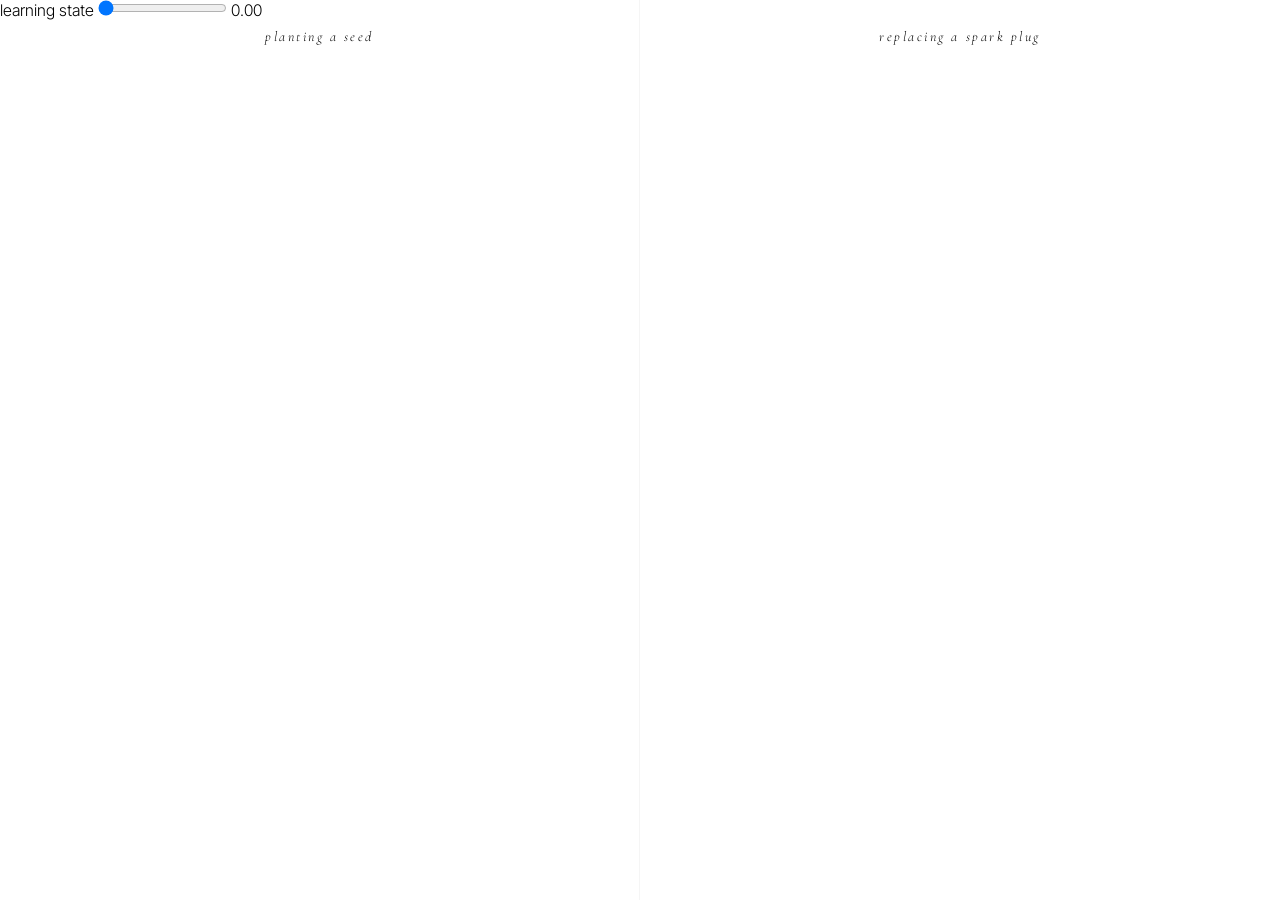
<file: two-rooms-material.html>
<!DOCTYPE html>
<html lang="en">
<head>
<meta charset="UTF-8" />
<meta name="viewport" content="width=device-width, initial-scale=1.0" />
<title>Two Rooms — with materiality</title>
<link rel="preconnect" href="https://fonts.googleapis.com">
<link rel="preconnect" href="https://fonts.gstatic.com" crossorigin>
<link href="https://fonts.googleapis.com/css2?family=Cormorant+Garamond:ital,wght@0,300;0,400;1,300&family=Inter+Tight:wght@200;300;400&display=swap" rel="stylesheet">
<style>
  * { margin: 0; padding: 0; box-sizing: border-box; }
  html, body {
    height: 100%; overflow: hidden;
    font-family: 'Inter Tight', sans-serif; font-weight: 300;
    -webkit-font-smoothing: antialiased;
  }
  .stage {
    position: fixed; inset: 0; display: grid; grid-template-columns: 1fr 1fr;
  }
  @media (max-width: 720px) {
    .stage { grid-template-columns: 1fr; grid-template-rows: 1fr 1fr; }
  }
  .room {
    position: relative; overflow: hidden;
    background: radial-gradient(ellipse 90% 70% at 50% 35%,
      var(--room-light) 0%, var(--room-mid) 55%, var(--room-deep) 100%);
  }
  .stage > .room:first-child { border-right: 1px solid rgba(0,0,0,0.04); }
  @media (max-width: 720px) {
    .stage > .room:first-child { border-right: none; border-bottom: 1px solid rgba(0,0,0,0.04); }
  }
  .room::after {
    content: ''; position: absolute; inset: 0;
    background: var(--sympathy-gradient);
    opacity: calc(var(--state) * 0.55);
    pointer-events: none;
    mix-blend-mode: var(--sympathy-blend, multiply);
    transition: opacity 4s cubic-bezier(0.22,0.61,0.36,1);
  }
  .room::before {
    content: ''; position: absolute; inset: 0;
    background-image: var(--room-grain);
    opacity: var(--grain-opacity); pointer-events: none;
    mix-blend-mode: multiply; z-index: 1;
  }
  .label {
    position: absolute; top: 28px; left: 50%; transform: translateX(-50%);
    font-family: 'Cormorant Garamond', serif; font-style: italic; font-weight: 300;
    font-size: 14px; letter-spacing: 0.18em; text-transform: lowercase;
    color: var(--text-faint); z-index: 3;
  }
  .concept {
    position: absolute; top: 45%; left: 50%; transform: translate(-50%, -50%);
    width: calc(110px + var(--state) * 80px);
    height: calc(110px + var(--state) * 80px);
    border-radius: 50%; z-index: 2;
    background: radial-gradient(circle at var(--highlight-x) var(--highlight-y),
      hsla(calc(var(--hue-start) + (var(--hue-end) - var(--hue-start)) * var(--state)),
           calc((var(--sat-start) + (var(--sat-end) - var(--sat-start)) * var(--state)) * 1%),
           calc((var(--lum-start) + (var(--lum-end) - var(--lum-start)) * var(--state)) * 1%),
           calc(0.30 + var(--state) * 0.55)),
      hsla(calc(var(--hue-start) + (var(--hue-end) - var(--hue-start)) * var(--state)),
           calc((var(--sat-start) + (var(--sat-end) - var(--sat-start)) * var(--state)) * 0.8%),
           calc((var(--lum-start) + (var(--lum-end) - var(--lum-start)) * var(--state)) * 0.9%),
           calc(0.20 + var(--state) * 0.55)) 70%,
      hsla(0, 0%, 50%, 0) 100%);
    filter: blur(calc(var(--edge-start) - (var(--edge-start) - var(--edge-end)) * var(--state)));
    box-shadow: 0 calc(8px + var(--state) * 40px) calc(40px + var(--state) * 80px)
      calc(-8px - var(--state) * 8px) rgba(var(--shadow-rgb), calc(0.04 + var(--state) * 0.14));
    transition: width 4s cubic-bezier(0.22,0.61,0.36,1), height 4s cubic-bezier(0.22,0.61,0.36,1),
      background 4s cubic-bezier(0.22,0.61,0.36,1), filter 4s cubic-bezier(0.22,0.61,0.36,1),
      box-shadow 4s cubic-bezier(0.22,0.61,0.36,1);
    animation: breathe var(--breath-duration) var(--breath-easing) infinite;
  }
  @keyframes breathe {
    0%, 100% { transform: translate(-50%, -50%) scale(1); }
    50%      { transform: translate(-50%, -50%) scale(var(--breath-scale)); }
  }
  .concept::before {
    content: ''; position: absolute; inset: -40%; border-radius: 50%;
    background: radial-gradient(circle,
      hsla(calc(var(--hue-start) + (var(--hue-end) - var(--hue-start)) * var(--state)),
           calc((var(--sat-end)) * var(--state) * 1%), 65%,
           calc(0.08 + var(--state) * 0.14)) 0%, transparent 60%);
    filter: blur(20px); z-index: -1;
    transition: background 4s cubic-bezier(0.22,0.61,0.36,1);
  }
  .concept::after {
    content: ''; position: absolute; inset: 0; border-radius: 50%;
    background-image: var(--texture-image);
    background-size: v

cat > two-rooms-material.html << 'HTMLEOF'
<!DOCTYPE html>
<html lang="en">
<head>
<meta charset="UTF-8" />
<meta name="viewport" content="width=device-width, initial-scale=1.0" />
<title>Two Rooms — with materiality</title>
<link rel="preconnect" href="https://fonts.googleapis.com">
<link rel="preconnect" href="https://fonts.gstatic.com" crossorigin>
<link href="https://fonts.googleapis.com/css2?family=Cormorant+Garamond:ital,wght@0,300;0,400;1,300&family=Inter+Tight:wght@200;300;400&display=swap" rel="stylesheet">
<style>
  * { margin: 0; padding: 0; box-sizing: border-box; }
  html, body {
    height: 100%; overflow: hidden;
    font-family: 'Inter Tight', sans-serif; font-weight: 300;
    -webkit-font-smoothing: antialiased;
  }
  .stage {
    position: fixed; inset: 0; display: grid; grid-template-columns: 1fr 1fr;
  }
  @media (max-width: 720px) {
    .stage { grid-template-columns: 1fr; grid-template-rows: 1fr 1fr; }
  }
  .room {
    position: relative; overflow: hidden;
    background: radial-gradient(ellipse 90% 70% at 50% 35%,
      var(--room-light) 0%, var(--room-mid) 55%, var(--room-deep) 100%);
  }
  .stage > .room:first-child { border-right: 1px solid rgba(0,0,0,0.04); }
  @media (max-width: 720px) {
    .stage > .room:first-child { border-right: none; border-bottom: 1px solid rgba(0,0,0,0.04); }
  }
  .room::after {
    content: ''; position: absolute; inset: 0;
    background: var(--sympathy-gradient);
    opacity: calc(var(--state) * 0.55);
    pointer-events: none;
    mix-blend-mode: var(--sympathy-blend, multiply);
    transition: opacity 4s cubic-bezier(0.22,0.61,0.36,1);
  }
  .room::before {
    content: ''; position: absolute; inset: 0;
    background-image: var(--room-grain);
    opacity: var(--grain-opacity); pointer-events: none;
    mix-blend-mode: multiply; z-index: 1;
  }
  .label {
    position: absolute; top: 28px; left: 50%; transform: translateX(-50%);
    font-family: 'Cormorant Garamond', serif; font-style: italic; font-weight: 300;
    font-size: 14px; letter-spacing: 0.18em; text-transform: lowercase;
    color: var(--text-faint); z-index: 3;
  }
  .concept {
    position: absolute; top: 45%; left: 50%; transform: translate(-50%, -50%);
    width: calc(110px + var(--state) * 80px);
    height: calc(110px + var(--state) * 80px);
    border-radius: 50%; z-index: 2;
    background: radial-gradient(circle at var(--highlight-x) var(--highlight-y),
      hsla(calc(var(--hue-start) + (var(--hue-end) - var(--hue-start)) * var(--state)),
           calc((var(--sat-start) + (var(--sat-end) - var(--sat-start)) * var(--state)) * 1%),
           calc((var(--lum-start) + (var(--lum-end) - var(--lum-start)) * var(--state)) * 1%),
           calc(0.30 + var(--state) * 0.55)),
      hsla(calc(var(--hue-start) + (var(--hue-end) - var(--hue-start)) * var(--state)),
           calc((var(--sat-start) + (var(--sat-end) - var(--sat-start)) * var(--state)) * 0.8%),
           calc((var(--lum-start) + (var(--lum-end) - var(--lum-start)) * var(--state)) * 0.9%),
           calc(0.20 + var(--state) * 0.55)) 70%,
      hsla(0, 0%, 50%, 0) 100%);
    filter: blur(calc(var(--edge-start) - (var(--edge-start) - var(--edge-end)) * var(--state)));
    box-shadow: 0 calc(8px + var(--state) * 40px) calc(40px + var(--state) * 80px)
      calc(-8px - var(--state) * 8px) rgba(var(--shadow-rgb), calc(0.04 + var(--state) * 0.14));
    transition: width 4s cubic-bezier(0.22,0.61,0.36,1), height 4s cubic-bezier(0.22,0.61,0.36,1),
      background 4s cubic-bezier(0.22,0.61,0.36,1), filter 4s cubic-bezier(0.22,0.61,0.36,1),
      box-shadow 4s cubic-bezier(0.22,0.61,0.36,1);
    animation: breathe var(--breath-duration) var(--breath-easing) infinite;
  }
  @keyframes breathe {
    0%, 100% { transform: translate(-50%, -50%) scale(1); }
    50%      { transform: translate(-50%, -50%) scale(var(--breath-scale)); }
  }
  .concept::before {
    content: ''; position: absolute; inset: -40%; border-radius: 50%;
    background: radial-gradient(circle,
      hsla(calc(var(--hue-start) + (var(--hue-end) - var(--hue-start)) * var(--state)),
           calc((var(--sat-end)) * var(--state) * 1%), 65%,
           calc(0.08 + var(--state) * 0.14)) 0%, transparent 60%);
    filter: blur(20px); z-index: -1;
    transition: background 4s cubic-bezier(0.22,0.61,0.36,1);
  }
  .concept::after {
    content: ''; position: absolute; inset: 0; border-radius: 50%;
    background-image: var(--texture-image);
    background-size: var(--texture-size, cover);
    background-position: center;
    mix-blend-mode: var(--texture-blend, overlay);
    opacity: calc(var(--state) * var(--texture-strength, 0.9));
    pointer-events: none;
    transition: opacity 4s cubic-bezier(0.22,0.61,0.36,1);
  }
  .room.seed {
    --room-light: #fbf9f5; --room-mid: #f4f0e8; --room-deep: #e8e2d4;
    --text-faint: #a59c8e;
    --hue-start: 95; --hue-end: 75;
    --sat-start: 8; --sat-end: 55;
    --lum-start: 72; --lum-end: 52;
    --highlight-x: 35%; --highlight-y: 35%;
    --edge-start: 8px; --edge-end: 2px;
    --shadow-rgb: 60, 50, 30;
    --breath-duration: 8s; --breath-easing: ease-in-out; --breath-scale: 1.025;
    --sympathy-gradient: radial-gradient(ellipse 70% 60% at 50% 40%,
      hsla(45, 60%, 75%, 0.4) 0%, hsla(85, 35%, 70%, 0.15) 50%, transparent 100%);
    --sympathy-blend: multiply;
    --room-grain: url("data:image/svg+xml;utf8,<svg xmlns='http://www.w3.org/2000/svg' width='240' height='240'><filter id='n'><feTurbulence type='fractalNoise' baseFrequency='0.85' numOctaves='3' stitchTiles='stitch'/><feColorMatrix values='0 0 0 0 0  0 0 0 0 0  0 0 0 0 0  0 0 0 0.06 0'/></filter><rect width='100%25' height='100%25' filter='url(%23n)'/></svg>");
    --grain-opacity: 0.7;
    --texture-image: url("data:image/svg+xml;utf8,<svg xmlns='http://www.w3.org/2000/svg' width='400' height='400'><filter id='m'><feTurbulence type='fractalNoise' baseFrequency='0.022' numOctaves='4' seed='3' stitchTiles='stitch'/><feColorMatrix values='0 0 0 0 0.3  0 0 0 0 0.25  0 0 0 0 0.05  0 0 0 0.85 0'/><feGaussianBlur stdDeviation='1.5'/></filter><rect width='100%25' height='100%25' filter='url(%23m)'/></svg>");
    --texture-size: cover; --texture-blend: overlay; --texture-strength: 0.85;
  }
  .room.sparkplug {
    --room-light: #f5f6f8; --room-mid: #e8eaee; --room-deep: #d4d8de;
    --text-faint: #8a8e96;
    --hue-start: 215; --hue-end: 208;
    --sat-start: 6; --sat-end: 18;
    --lum-start: 68; --lum-end: 46;
    --highlight-x: 30%; --highlight-y: 22%;
    --edge-start: 8px; --edge-end: 0.3px;
    --shadow-rgb: 20, 25, 35;
    --breath-duration: 5s; --breath-easing: cubic-bezier(0.4,0,0.6,1); --breath-scale: 1.015;
    --sympathy-gradient: radial-gradient(ellipse 80% 70% at 30% 25%,
      hsla(210, 30%, 85%, 0.35) 0%, hsla(220, 20%, 75%, 0.15) 40%, transparent 80%);
    --sympathy-blend: multiply;
    --room-grain: url("data:image/svg+xml;utf8,<svg xmlns='http://www.w3.org/2000/svg' width='240' height='240'><filter id='n'><feTurbulence type='fractalNoise' baseFrequency='1.1' numOctaves='2' stitchTiles='stitch'/><feColorMatrix values='0 0 0 0 0  0 0 0 0 0  0 0 0 0 0  0 0 0 0.04 0'/></filter><rect width='100%25' height='100%25' filter='url(%23n)'/></svg>");
    --grain-opacity: 0.5;
    --texture-image: url("data:image/svg+xml;utf8,<svg xmlns='http://www.w3.org/2000/svg' width='400' height='400' viewBox='0 0 400 400'><defs><filter id='brush' x='0' y='0' width='100%25' height='100%25'><feTurbulence type='turbulence' baseFrequency='0.02 1.2' numOctaves='2' seed='7'/><feColorMatrix values='0 0 0 0 1  0 0 0 0 1  0 0 0 0 1  0 0 0 0.5 0'/></filter><radialGradient id='rings' cx='30%25' cy='22%25'><stop offset='0%25' stop-color='white' stop-opacity='0.55'/><stop offset='12%25' stop-color='white' stop-opacity='0.0'/><stop offset='20%25' stop-color='white' stop-opacity='0.32'/><stop offset='28%25' stop-color='white' stop-opacity='0.0'/><stop offset='38%25' stop-color='white' stop-opacity='0.18'/><stop offset='48%25' stop-color='white' stop-opacity='0.0'/><stop offset='62%25' stop-color='black' stop-opacity='0.12'/><stop offset='75%25' stop-color='white' stop-opacity='0.0'/><stop offset='90%25' stop-color='black' stop-opacity='0.22'/><stop offset='100%25' stop-color='black' stop-opacity='0.35'/></radialGradient></defs><rect width='100%25' height='100%25' fill='url(%23rings)'/><rect width='100%25' height='100%25' filter='url(%23brush)' opacity='0.35'/></svg>");
    --texture-size: cover; --texture-blend: overlay; --texture-strength: 1.0;
  }
  .controls {
    position: fixed; bottom: 24px; left: 50%; transform: translateX(-50%);
    display: flex; align-items: center; gap: 18px;
    padding: 12px 20px; background: rgba(255,255,255,0.72);
    backdrop-filter: blur(20px); -webkit-backdrop-filter: blur(20px);
    border: 1px solid rgba(0,0,0,0.04); border-radius: 100px;
    box-shadow: 0 8px 32px rgba(30,25,20,0.06); z-index: 10;
  }
  .controls label {
    font-family: 'Cormorant Garamond', serif; font-style: italic;
    font-size: 14px; color: #6b6256; letter-spacing: 0.02em; white-space: nowrap;
  }
  .controls input[type="range"] {
    -webkit-appearance: none; appearance: none;
    width: 200px; height: 2px; background: #d4d0c8;
    outline: none; border-radius: 1px;
  }
  .controls input[type="range"]::-webkit-slider-thumb {
    -webkit-appearance: none; appearance: none;
    width: 18px; height: 18px; background: #6b6256;
    border-radius: 50%; cursor: pointer;
  }
  .controls .value {
    font-family: 'Inter Tight', sans-serif; font-size: 12px;
    color: #a59c8e; width: 32px; text-align: right;
    font-variant-numeric: tabular-nums;
  }
  @media (max-width: 480px) {
    .controls input[type="range"] { width: 140px; }
    .controls input[type="range"]::-webkit-slider-thumb { width: 22px; height: 22px; }
  }
</style>
</head>
<body>
  <div class="stage">
    <div class="room seed">
      <div class="label">planting a seed</div>
      <div class="concept"></div>
    </div>
    <div class="room sparkplug">
      <div class="label">replacing a spark plug</div>
      <div class="concept"></div>
    </div>
  </div>
  <div class="controls">
    <label>learning state</label>
    <input type="range" id="slider" min="0" max="1" step="0.001" value="0" />
    <span class="value" id="value">0.00</span>
  </div>
<script>
  const rooms = document.querySelectorAll('.room');
  const slider = document.getElementById('slider');
  const valueEl = document.getElementById('value');
  function setState(v) {
    rooms.forEach(r => r.style.setProperty('--state', v));
    valueEl.textContent = v.toFixed(2);
  }
  setState(0);
  slider.addEventListener('input',  e => setState(parseFloat(e.target.value)));
  slider.addEventListener('change', e => setState(parseFloat(e.target.value)));
  document.addEventListener('touchmove', (e) => {
    const t = e.target;
    const inside = t && t.closest && t.closest('.controls');
    const isSlider = t && t.id === 'slider';
    if (!isSlider && !inside) e.preventDefault();
  }, { passive: false });
</script>
</body>
</html>
</file>
<file: css/style.css>
/* ─── Custom properties ────────────────────────────────────── */
/* Confidence Interval: :root defines the dark palette (matches the Adaptive
   Tutor's own visual language — inference shown honestly, confidence never
   overstated); [data-theme="light"] below overrides it. Which one a visitor
   sees defaults to their system preference, unless they've toggled manually.
   Both modes are WCAG AA-verified, not eyeballed — see design-explorer notes. */
:root {
  --color-bg:           #000000;
  --color-surface:      #1E1C19;
  --color-surface-alt:  #29261F;
  --color-text:         #F2EFE9;
  --color-muted:        #A39C8E;
  --color-accent:       #6fa896;
  --color-accent-hover: #5c9483;
  --color-accent-light: rgba(111,168,150,0.14);
  --color-accent2:      #C8956C;
  --color-accent2-hover:#B37E56;
  --color-border:       rgba(111,168,150,0.24);

  --tag-ld-bg: #3D3228;          --tag-ld-text: #E6B78F;
  --tag-product-bg: #2D3530;     --tag-product-text: #9BC9BA;
  --tag-experiments-bg: #353237; --tag-experiments-text: #C2BEE0;
  --tag-personal-bg: #3A3630;    --tag-personal-text: #D6CDB8;

  --font-display: 'Archivo', system-ui, sans-serif;
  --font-sans:    'IBM Plex Sans', system-ui, sans-serif;
  --font-mono:    'IBM Plex Mono', 'JetBrains Mono', ui-monospace, monospace;

  --space-xs:  0.5rem;
  --space-sm:  1rem;
  --space-md:  2rem;
  --space-lg:  4rem;
  --space-xl:  8rem;

  --radius-sm: 6px;
  --radius-md: 12px;

  --transition: 200ms ease;

  --max-width: 1080px;
}

/* Light mode — same hues as dark, recalibrated for a white ground, not a filter. */
[data-theme="light"] {
  --color-bg:           #FFFFFF;
  --color-surface:      #F7F5F0;
  --color-surface-alt:  #EFEBE1;
  --color-text:         #1C1A16;
  --color-muted:        #6B6558;
  --color-accent:       #49796A;
  --color-accent-hover: #3D6B5D;
  --color-accent-light: rgba(73,121,106,0.12);
  --color-accent2:      #8D5C35;
  --color-accent2-hover:#7A4E2B;
  --color-border:       #E5E1D5;

  --tag-ld-bg: #E6DED4;          --tag-ld-text: #7A4E2B;
  --tag-product-bg: #DDE1DB;     --tag-product-text: #3D6659;
  --tag-experiments-bg: #E1DFE0; --tag-experiments-text: #5A5580;
  --tag-personal-bg: #E3E0D9;    --tag-personal-text: #6B6249;
}

/* ─── Reset ─────────────────────────────────────────────────── */
*, *::before, *::after { box-sizing: border-box; margin: 0; padding: 0; }

html { scroll-behavior: smooth; }

body {
  font-family: var(--font-sans);
  font-size: 1rem;
  line-height: 1.7;
  color: var(--color-text);
  background: var(--color-bg);
  -webkit-font-smoothing: antialiased;
  transition: background var(--transition), color var(--transition);
}

@media (prefers-reduced-motion: reduce) {
  body, .nav-wrapper, .skill-card, .project-card, .btn, .filter-btn { transition: none; }
}

img { display: block; max-width: 100%; }

a {
  color: inherit;
  text-decoration: none;
}

ul { list-style: none; }

/* ─── Utilities ─────────────────────────────────────────────── */
.container {
  width: 100%;
  max-width: var(--max-width);
  margin-inline: auto;
  padding-inline: var(--space-md);
}

.section-label {
  font-family: var(--font-mono);
  font-size: 0.75rem;
  font-weight: 500;
  letter-spacing: 0.08em;
  text-transform: uppercase;
  color: var(--color-accent);
  margin-bottom: var(--space-sm);
}

.section-heading {
  font-family: var(--font-display);
  font-size: clamp(2rem, 4vw, 3rem);
  font-weight: 400;
  line-height: 1.15;
  letter-spacing: -0.01em;
  margin-bottom: var(--space-md);
}

.btn {
  display: inline-block;
  padding: 0.75rem 1.75rem;
  background: var(--color-accent);
  color: var(--color-bg);
  font-family: var(--font-sans);
  font-size: 0.95rem;
  font-weight: 500;
  border-radius: 999px;
  transition: background var(--transition), transform var(--transition);
}

.btn:hover {
  background: var(--color-accent-hover);
  transform: translateY(-1px);
}

/* ─── Nav ────────────────────────────────────────────────────── */
.nav-wrapper {
  position: sticky;
  top: 0;
  z-index: 100;
  background: color-mix(in srgb, var(--color-bg) 90%, transparent);
  backdrop-filter: blur(8px);
  border-bottom: 1px solid var(--color-border);
}

.nav {
  display: flex;
  align-items: center;
  justify-content: space-between;
  padding-block: 1rem;
}

.nav-logo {
  font-family: var(--font-display);
  font-size: 1.1rem;
  color: var(--color-text);
  transition: color var(--transition);
}

.nav-logo:hover { color: var(--color-accent); }

.nav-links {
  display: flex;
  align-items: center;
  gap: var(--space-md);
}

.nav-links a {
  font-size: 0.9rem;
  font-weight: 500;
  color: var(--color-muted);
  transition: color var(--transition);
}

.nav-links a:hover,
.nav-links a.active { color: var(--color-text); }

.theme-toggle {
  display: flex;
  align-items: center;
  justify-content: center;
  width: 1.9rem;
  height: 1.9rem;
  border: 1px solid var(--color-border);
  border-radius: 999px;
  background: transparent;
  color: var(--color-muted);
  font-size: 0.9rem;
  line-height: 1;
  cursor: pointer;
  transition: color var(--transition), border-color var(--transition);
}

.theme-toggle:hover { color: var(--color-accent); border-color: var(--color-accent); }
.theme-toggle:focus-visible { outline: 2px solid var(--color-accent); outline-offset: 2px; }

/* ─── Hero ───────────────────────────────────────────────────── */
.hero {
  padding-block: var(--space-xl);
  padding-top: calc(var(--space-xl) + var(--space-lg));
}

.hero-inner { max-width: 760px; }

.hero-eyebrow {
  font-family: var(--font-mono);
  font-size: 0.8rem;
  font-weight: 500;
  color: var(--color-muted);
  letter-spacing: 0.06em;
  text-transform: uppercase;
  margin-bottom: var(--space-sm);
}

.hero-heading {
  font-family: var(--font-display);
  font-size: clamp(2.5rem, 5.5vw, 4.5rem);
  font-weight: 400;
  line-height: 1.1;
  letter-spacing: -0.015em;
  margin-bottom: var(--space-md);
}

.hero-heading em {
  font-style: italic;
  color: var(--color-accent);
}

.hero-sub {
  font-size: 1.1rem;
  color: var(--color-muted);
  max-width: 560px;
  margin-bottom: var(--space-lg);
}

/* ─── About ──────────────────────────────────────────────────── */
.about {
  padding-block: var(--space-xl);
  border-top: 1px solid var(--color-border);
}

.about-grid {
  display: grid;
  grid-template-columns: 1fr 1fr;
  gap: var(--space-xl);
  align-items: start;
}

.about-photo-wrap {
  margin-bottom: var(--space-md);
  background: var(--color-surface);
  border-radius: var(--radius-md);
  display: inline-block;
}

.about-photo {
  width: 100%;
  max-width: 340px;
  aspect-ratio: 4 / 5;
  object-fit: cover;
  object-position: center top;
  border-radius: var(--radius-md);
  display: block;
}

.about-bio p {
  color: var(--color-muted);
  margin-bottom: var(--space-sm);
}

.about-bio p:last-child { margin-bottom: 0; }

.about-skills {
  display: flex;
  flex-direction: column;
  gap: var(--space-sm);
}

.skill-card {
  background: var(--color-surface);
  border: 1px solid var(--color-border);
  border-radius: var(--radius-md);
  padding: 1.25rem 1.5rem;
  transition: border-color var(--transition), box-shadow var(--transition);
}

.skill-card:hover {
  border-color: var(--color-accent);
  box-shadow: 0 4px 16px color-mix(in srgb, var(--color-accent) 12%, transparent);
}

.skill-icon {
  font-size: 1.25rem;
  color: var(--color-accent);
  margin-bottom: var(--space-xs);
}

.skill-card h3 {
  font-family: var(--font-display);
  font-size: 1.1rem;
  font-weight: 400;
  margin-bottom: 0.25rem;
}

.skill-card p {
  font-size: 0.875rem;
  color: var(--color-muted);
}

/* ─── Work ───────────────────────────────────────────────────── */
.work {
  padding-block: var(--space-xl);
  border-top: 1px solid var(--color-border);
}

.work-filters {
  display: flex;
  gap: var(--space-xs);
  flex-wrap: wrap;
  margin-bottom: var(--space-sm);
}

.work-filter-blurb {
  font-size: 0.9rem;
  color: var(--color-muted);
  max-width: 46rem;
  margin-bottom: var(--space-lg);
}

.filter-btn {
  padding: 0.45rem 1.1rem;
  border: 1px solid var(--color-border);
  border-radius: 999px;
  background: transparent;
  font-family: var(--font-mono);
  font-size: 0.8rem;
  font-weight: 500;
  color: var(--color-muted);
  cursor: pointer;
  transition: background var(--transition), color var(--transition), border-color var(--transition);
}

.filter-btn:hover {
  border-color: var(--color-text);
  color: var(--color-text);
}

.filter-btn.active {
  background: var(--color-text);
  border-color: var(--color-text);
  color: var(--color-bg);
}

.work-grid {
  display: grid;
  grid-template-columns: repeat(auto-fill, minmax(300px, 1fr));
  gap: var(--space-md);
}

.project-card {
  background: var(--color-surface);
  border: 1px solid var(--color-border);
  border-radius: var(--radius-md);
  overflow: hidden;
  display: flex;
  flex-direction: column;
  transition: transform var(--transition), box-shadow var(--transition);
}

.project-card:hover {
  transform: translateY(-3px);
  box-shadow: 0 8px 24px color-mix(in srgb, var(--color-accent) 18%, transparent);
}

.project-card:hover .project-thumb img {
  transform: scale(1.04);
}

.project-card.hidden {
  display: none;
}

.project-thumb {
  height: 150px;
  flex-shrink: 0;
  background: var(--color-accent-light);
}

/* Photo thumbnails */
.project-thumb img {
  width: 100%;
  height: 100%;
  object-fit: cover;
  display: block;
  transition: transform 0.4s ease;
}

.project-info {
  display: flex;
  flex-direction: column;
  flex: 1;
  padding: 1.1rem 1.4rem 1.3rem;
}

.project-tags {
  display: flex;
  gap: var(--space-xs);
  margin-bottom: 0.75rem;
}

.tag {
  font-family: var(--font-mono);
  font-size: 0.68rem;
  font-weight: 500;
  letter-spacing: 0.06em;
  text-transform: uppercase;
  padding: 0.2rem 0.6rem;
  border-radius: 999px;
}

.tag--ld          { background: var(--tag-ld-bg);          color: var(--tag-ld-text); }
.tag--product     { background: var(--tag-product-bg);     color: var(--tag-product-text); }
.tag--experiments { background: var(--tag-experiments-bg); color: var(--tag-experiments-text); }
.tag--personal    { background: var(--tag-personal-bg);    color: var(--tag-personal-text); }

.project-title {
  font-family: var(--font-display);
  font-size: 1.15rem;
  font-weight: 400;
  line-height: 1.3;
  margin-bottom: 0.5rem;
  display: -webkit-box;
  -webkit-line-clamp: 2;
  -webkit-box-orient: vertical;
  overflow: hidden;
  min-height: 2.6em;
}

.project-desc {
  font-size: 0.875rem;
  line-height: 1.5;
  color: var(--color-muted);
  margin-bottom: 0.75rem;
  display: -webkit-box;
  -webkit-line-clamp: 3;
  -webkit-box-orient: vertical;
  overflow: hidden;
  height: 4.5em;
}

.project-stat {
  display: block;
  font-family: var(--font-mono);
  font-size: 0.72rem;
  font-weight: 500;
  letter-spacing: 0.02em;
  color: var(--color-accent);
  opacity: 0.85;
}

.project-link {
  display: inline-block;
  margin-top: 0.75rem;
  font-size: 0.875rem;
  font-weight: 600;
  color: var(--color-accent);
  transition: color var(--transition);
}

.project-link:hover { color: var(--color-accent-hover); }

.project-toggle {
  display: flex;
  align-items: center;
  gap: 0.4rem;
  margin-top: auto;
  padding-top: 0.9rem;
  border: none;
  background: none;
  font-family: var(--font-mono);
  font-size: 0.75rem;
  font-weight: 500;
  letter-spacing: 0.02em;
  color: var(--color-muted);
  cursor: pointer;
  transition: color var(--transition);
}

.project-toggle:hover { color: var(--color-text); }

.project-toggle-icon {
  position: relative;
  width: 0.6rem;
  height: 0.6rem;
  flex-shrink: 0;
}

.project-toggle-icon::before,
.project-toggle-icon::after {
  content: '';
  position: absolute;
  background: currentColor;
  transition: transform var(--transition);
}

.project-toggle-icon::before {
  top: 50%;
  left: 0;
  width: 100%;
  height: 1.5px;
  transform: translateY(-50%);
}

.project-toggle-icon::after {
  top: 0;
  left: 50%;
  width: 1.5px;
  height: 100%;
  transform: translateX(-50%);
}

/* ─── Work card detail overlay ──────────────────────────────── */
.project-overlay {
  position: fixed;
  inset: 0;
  z-index: 100;
  display: flex;
  align-items: center;
  justify-content: center;
  padding: var(--space-md);
}

.project-overlay[hidden] { display: none; }

.project-overlay-backdrop {
  position: absolute;
  inset: 0;
  background: rgba(0, 0, 0, 0.6);
  backdrop-filter: blur(2px);
}

.project-overlay-panel {
  position: relative;
  background: var(--color-surface);
  border-radius: var(--radius-md);
  max-width: 640px;
  width: 100%;
  max-height: 85vh;
  overflow-y: auto;
  padding: var(--space-md);
  box-shadow: 0 24px 64px rgba(0, 0, 0, 0.25);
  animation: overlay-in 0.2s ease;
}

@keyframes overlay-in {
  from { opacity: 0; transform: translateY(8px) scale(0.98); }
  to   { opacity: 1; transform: translateY(0) scale(1); }
}

.project-overlay-close {
  position: absolute;
  top: 1rem;
  right: 1rem;
  width: 2rem;
  height: 2rem;
  border: none;
  background: var(--color-surface-alt);
  border-radius: 999px;
  font-size: 1.25rem;
  line-height: 1;
  color: var(--color-muted);
  cursor: pointer;
  transition: background var(--transition), color var(--transition);
}

.project-overlay-close:hover { background: var(--color-accent-light); color: var(--color-text); }

.project-overlay-tags {
  display: flex;
  gap: var(--space-xs);
  margin-bottom: 0.75rem;
  padding-right: 2.5rem;
}

.project-overlay-title {
  font-family: var(--font-display);
  font-size: 1.5rem;
  font-weight: 400;
  margin-bottom: 1rem;
  padding-right: 2.5rem;
}

.project-overlay-body p {
  font-size: 0.95rem;
  color: var(--color-muted);
  margin-bottom: 0.9rem;
}

.project-overlay-body p:last-child { margin-bottom: 0; }

.project-overlay-body .project-stat {
  display: block;
  margin: 0.5rem 0 0.9rem;
}

.project-overlay-body .project-link {
  display: inline-block;
  margin-top: 0.25rem;
}

body.overlay-open { overflow: hidden; }

/* ─── Contact ────────────────────────────────────────────────── */
.contact {
  padding-block: var(--space-xl);
  border-top: 1px solid var(--color-border);
  background: var(--color-surface);
}

.contact-inner {
  max-width: 640px;
}

.contact-sub {
  font-size: 1.05rem;
  color: var(--color-muted);
  margin-bottom: var(--space-md);
}

/* ─── Footer ─────────────────────────────────────────────────── */
.footer {
  padding-block: var(--space-md);
  border-top: 1px solid var(--color-border);
}

.footer p {
  font-size: 0.8rem;
  color: var(--color-muted);
}

/* ─── Responsive ─────────────────────────────────────────────── */
@media (max-width: 720px) {
  .about-grid {
    grid-template-columns: 1fr;
    gap: var(--space-lg);
  }

  .work-grid {
    grid-template-columns: 1fr;
  }

  .hero {
    padding-top: calc(var(--space-xl));
  }
}

@media (max-width: 480px) {
  .nav-links {
    gap: var(--space-sm);
  }
}

/* ─── Live insights (xAPI) ───────────────────────────────────── */
.insights-section {
  padding: var(--space-lg) 0;
  display: none;
}

.insights-section.is-ready {
  display: block;
}

.insights-intro {
  max-width: 60ch;
  color: var(--color-muted);
  margin-bottom: var(--space-md);
}

.insights {
  display: none;
}

.insights.insights--ready {
  display: grid;
  gap: var(--space-md);
}

.insights-counters {
  display: grid;
  grid-template-columns: repeat(4, 1fr);
  gap: var(--space-sm);
}

.insight-stat {
  background: var(--color-surface);
  border: 1px solid var(--color-border);
  border-radius: var(--radius-md);
  padding: var(--space-md) var(--space-sm);
  text-align: center;
}

.insight-num {
  display: block;
  font-family: var(--font-display);
  font-size: 2.6rem;
  line-height: 1;
  color: var(--color-accent);
}

.insight-cap {
  display: block;
  font-family: var(--font-mono);
  margin-top: var(--space-xs);
  font-size: 0.75rem;
  letter-spacing: 0.02em;
  text-transform: uppercase;
  color: var(--color-muted);
}

.insights-highlight {
  background: var(--color-surface);
  border: 1px solid var(--color-border);
  border-radius: var(--radius-md);
  padding: var(--space-md);
}

.insights-highlight-value {
  display: flex;
  align-items: baseline;
  justify-content: space-between;
  gap: var(--space-sm);
  font-family: var(--font-display);
  font-size: 1.1rem;
  color: var(--color-text);
}

.insights-highlight-value em {
  font-style: normal;
  font-weight: 600;
  font-family: var(--font-mono);
  font-size: 0.75rem;
  letter-spacing: 0.02em;
  color: var(--color-accent);
  white-space: nowrap;
}

.insights-topics {
  background: var(--color-surface);
  border: 1px solid var(--color-border);
  border-radius: var(--radius-md);
  padding: var(--space-md);
}

.insights-sublabel {
  display: block;
  font-family: var(--font-mono);
  font-size: 0.75rem;
  letter-spacing: 0.02em;
  text-transform: uppercase;
  color: var(--color-muted);
  margin-bottom: var(--space-sm);
}

.insights-topics ul {
  list-style: none;
  margin: 0;
  padding: 0;
  display: grid;
  gap: var(--space-xs);
}

.insights-topics li {
  display: flex;
  align-items: center;
  justify-content: space-between;
  gap: var(--space-sm);
  padding-bottom: var(--space-xs);
  border-bottom: 1px solid var(--color-border);
}

.insights-topics li:last-child {
  border-bottom: none;
  padding-bottom: 0;
}

.insights-topics li em {
  font-style: normal;
  font-weight: 600;
  color: var(--color-accent);
}

.insights-caption {
  margin-top: var(--space-sm);
  font-family: var(--font-mono);
  font-size: 0.7rem;
  letter-spacing: 0.02em;
  text-transform: uppercase;
  color: var(--color-muted);
  opacity: 0.8;
}

.course-feedback-label {
  display: none;
  font-family: var(--font-mono);
  font-size: 0.75rem;
  letter-spacing: 0.02em;
  text-transform: uppercase;
  color: var(--color-muted);
  margin-top: var(--space-lg);
  margin-bottom: var(--space-xs);
}

.course-feedback-label.is-ready {
  display: block;
}

.course-feedback-intro {
  display: none;
}

.course-feedback-intro.is-ready {
  display: block;
}

.course-feedback {
  display: none;
}

.course-feedback.course-feedback--ready {
  display: block;
}

.course-feedback-grid {
  display: grid;
  grid-template-columns: repeat(auto-fit, minmax(260px, 1fr));
  gap: var(--space-sm);
}

.course-card {
  background: var(--color-surface);
  border: 1px solid var(--color-border);
  border-radius: var(--radius-md);
  padding: var(--space-md);
}

.course-card-title {
  display: block;
  font-family: var(--font-display);
  font-size: 1.1rem;
  margin-bottom: var(--space-xs);
}

.course-card-stats {
  display: flex;
  gap: var(--space-md);
  font-size: 0.85rem;
  color: var(--color-muted);
  margin-bottom: var(--space-xs);
}

.course-card-stats strong {
  color: var(--color-text);
  font-weight: 600;
}

.course-signal {
  font-size: 0.85rem;
  color: var(--color-muted);
  border-top: 1px solid var(--color-border);
  padding-top: var(--space-xs);
  margin-top: var(--space-xs);
}

.course-signal em {
  font-style: normal;
  font-weight: 600;
  color: var(--color-accent);
}

@media (max-width: 720px) {
  .insights-counters {
    grid-template-columns: repeat(2, 1fr);
  }
}

@media (max-width: 400px) {
  .insights-counters {
    grid-template-columns: 1fr;
  }
}
</file>
